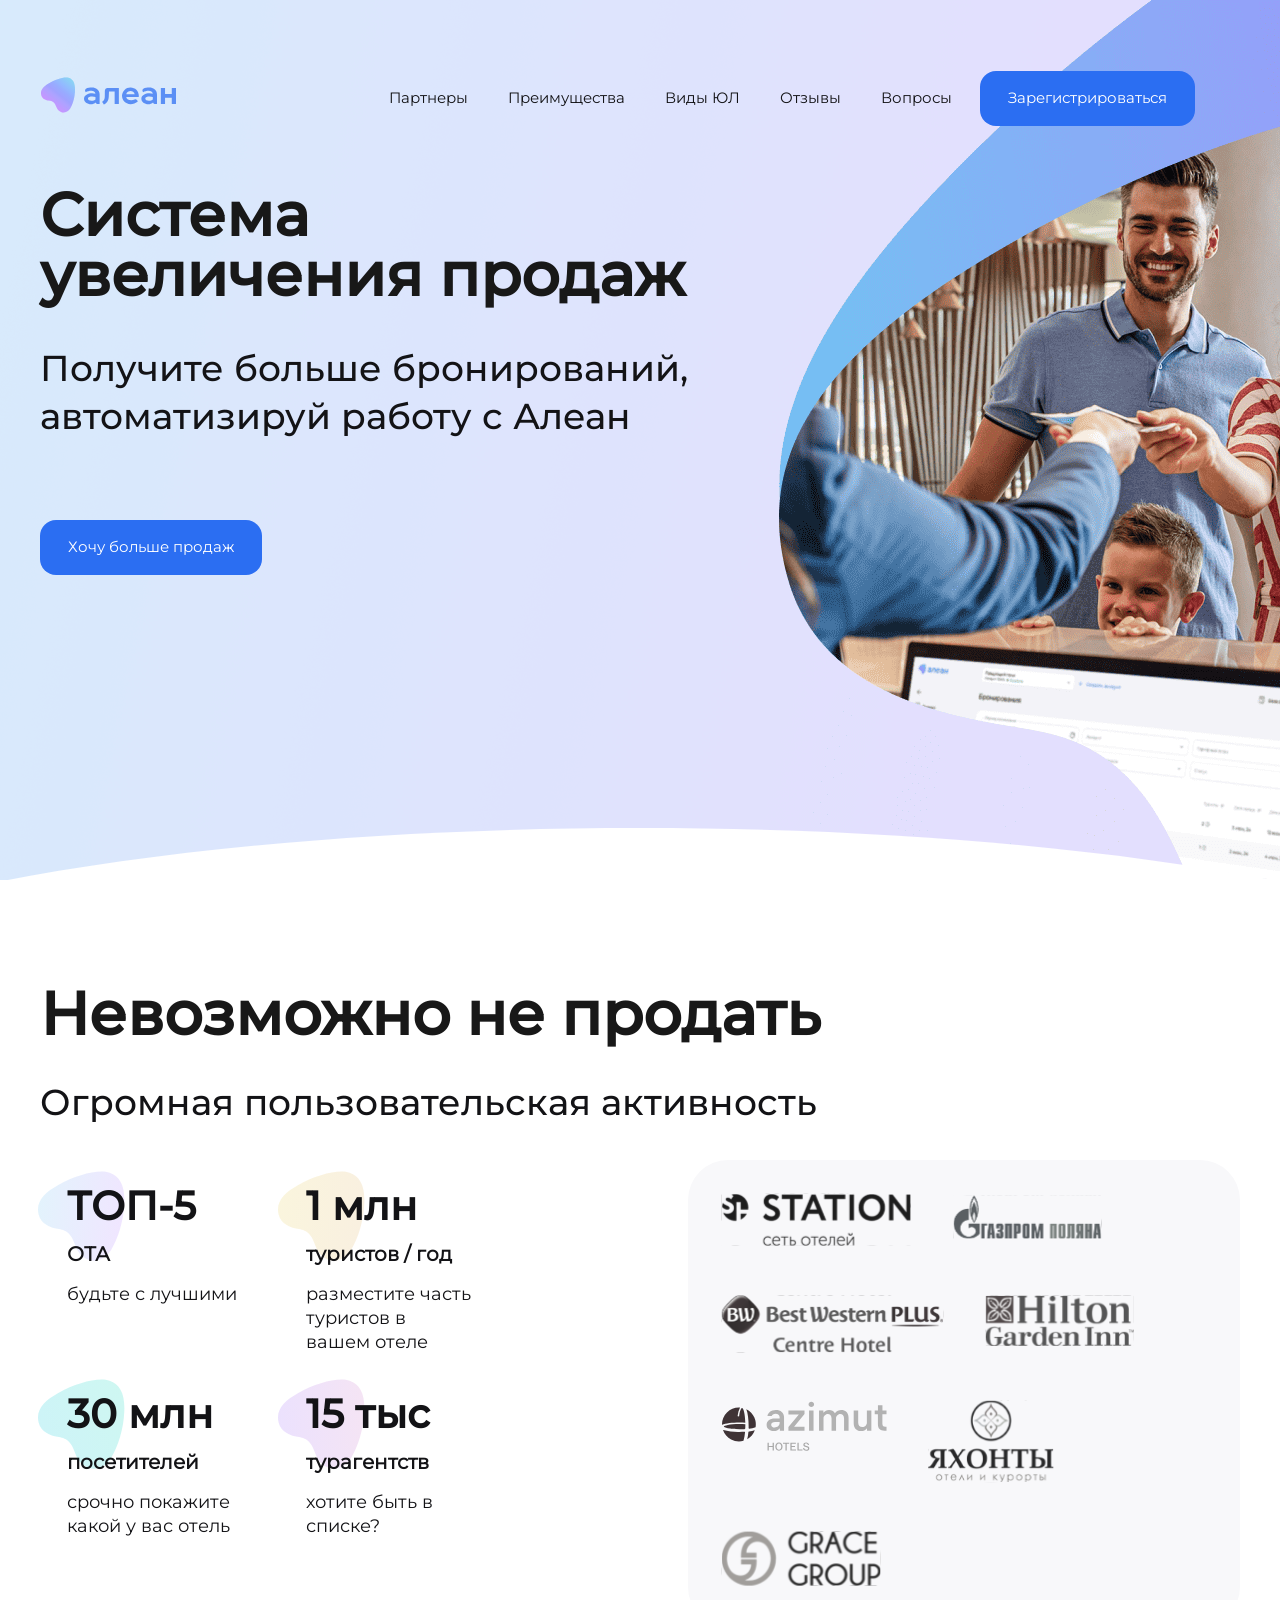
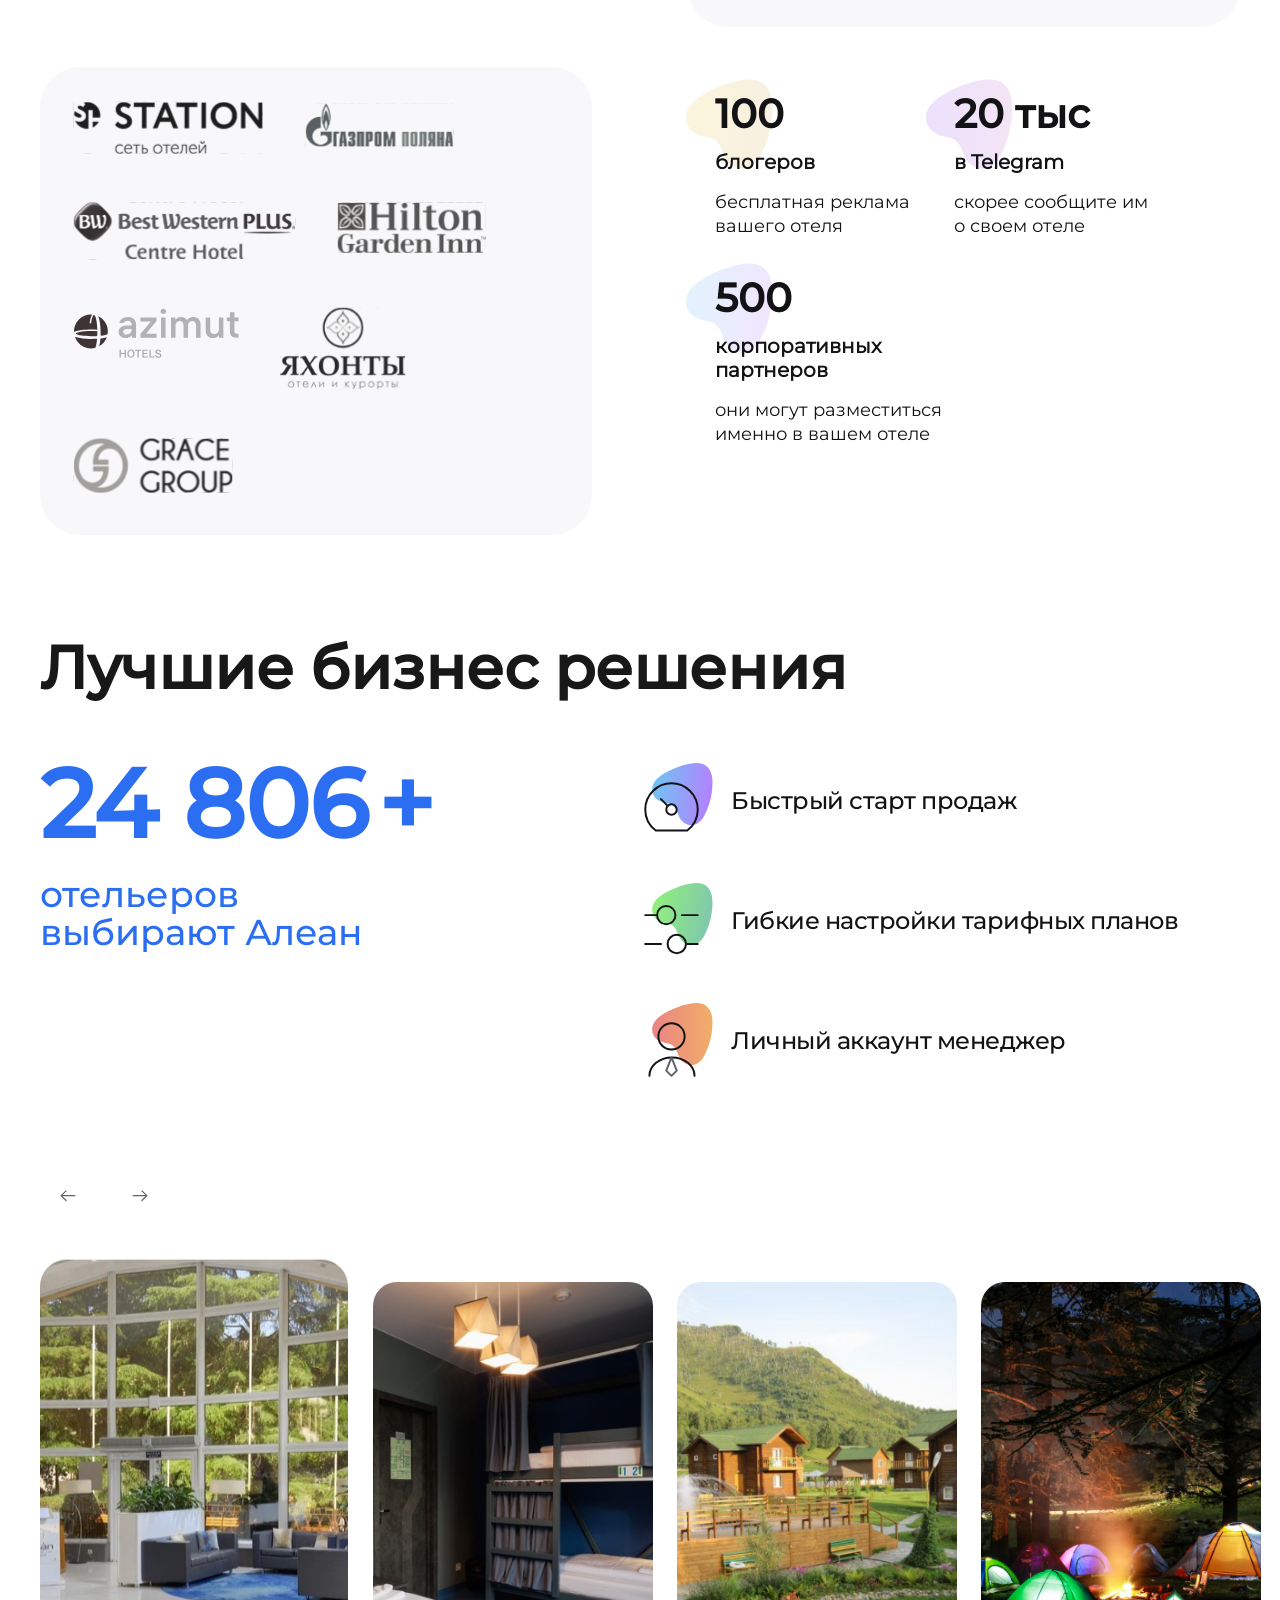
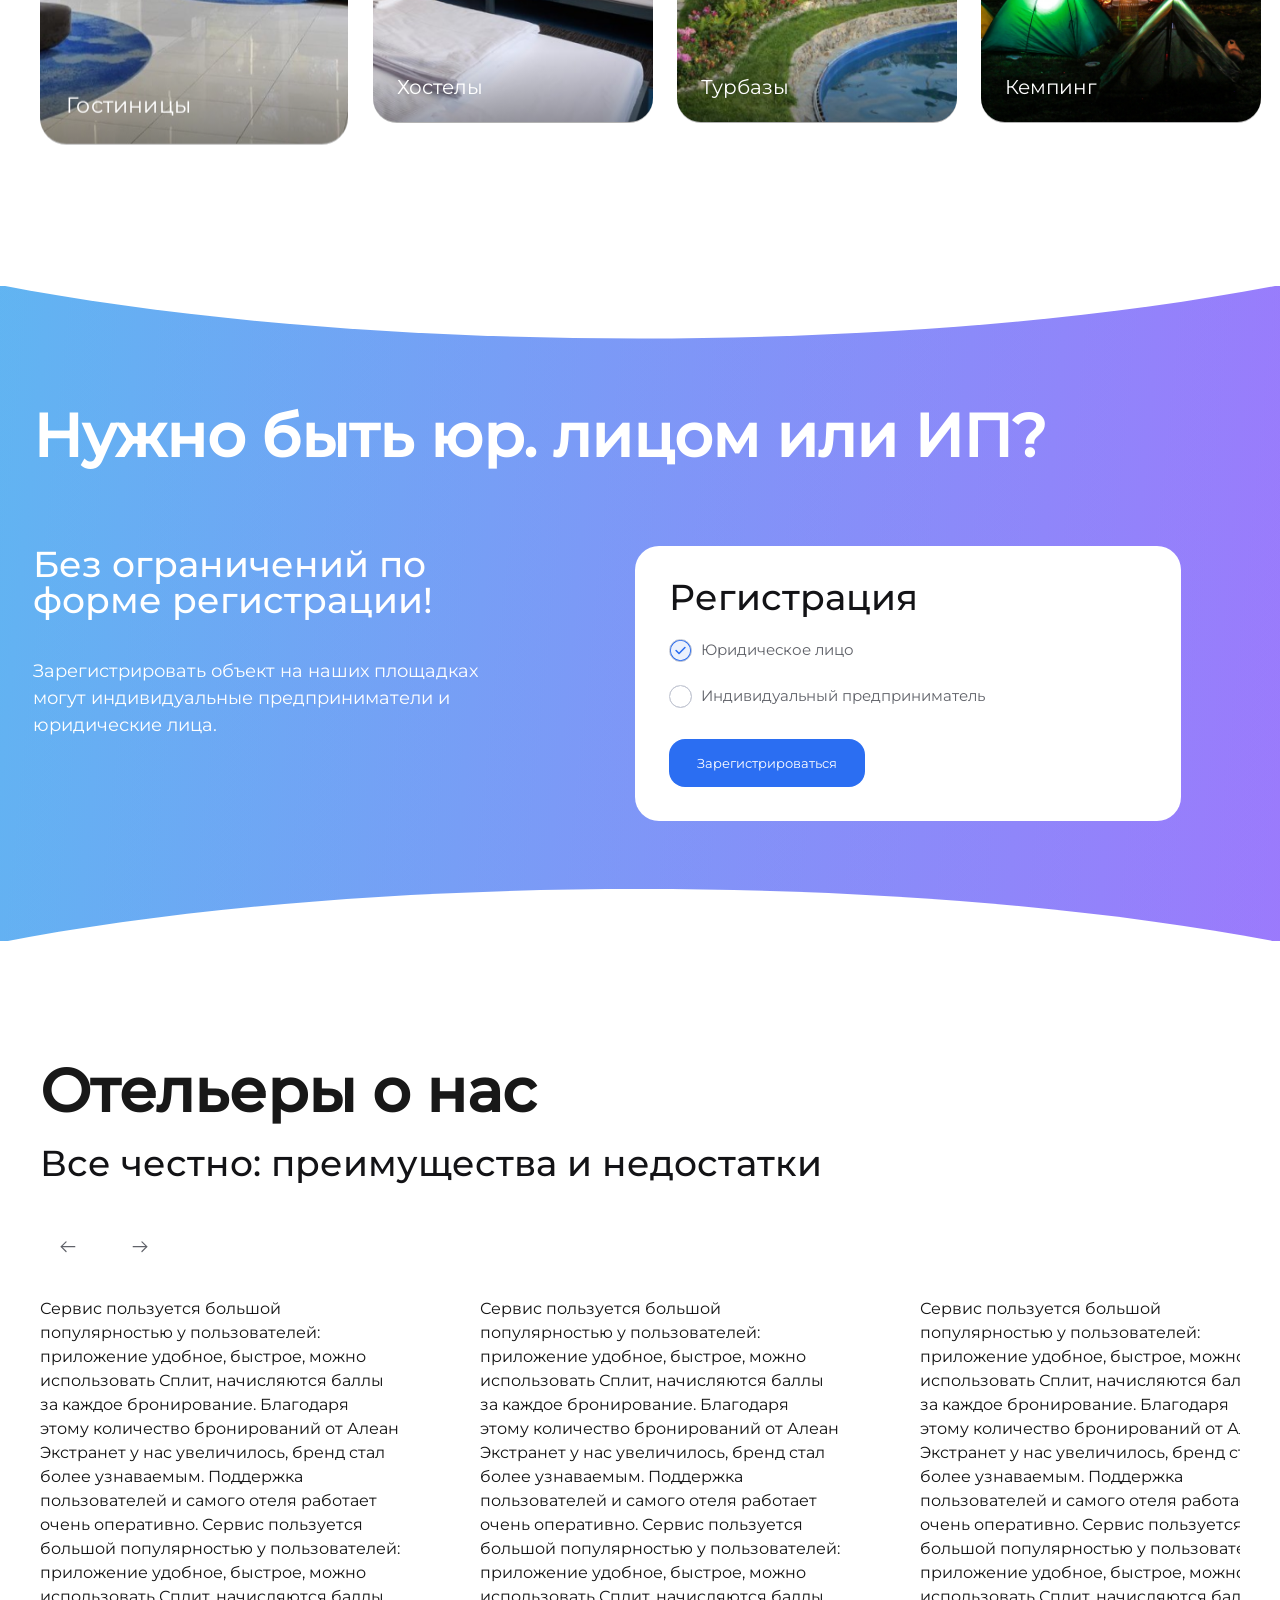
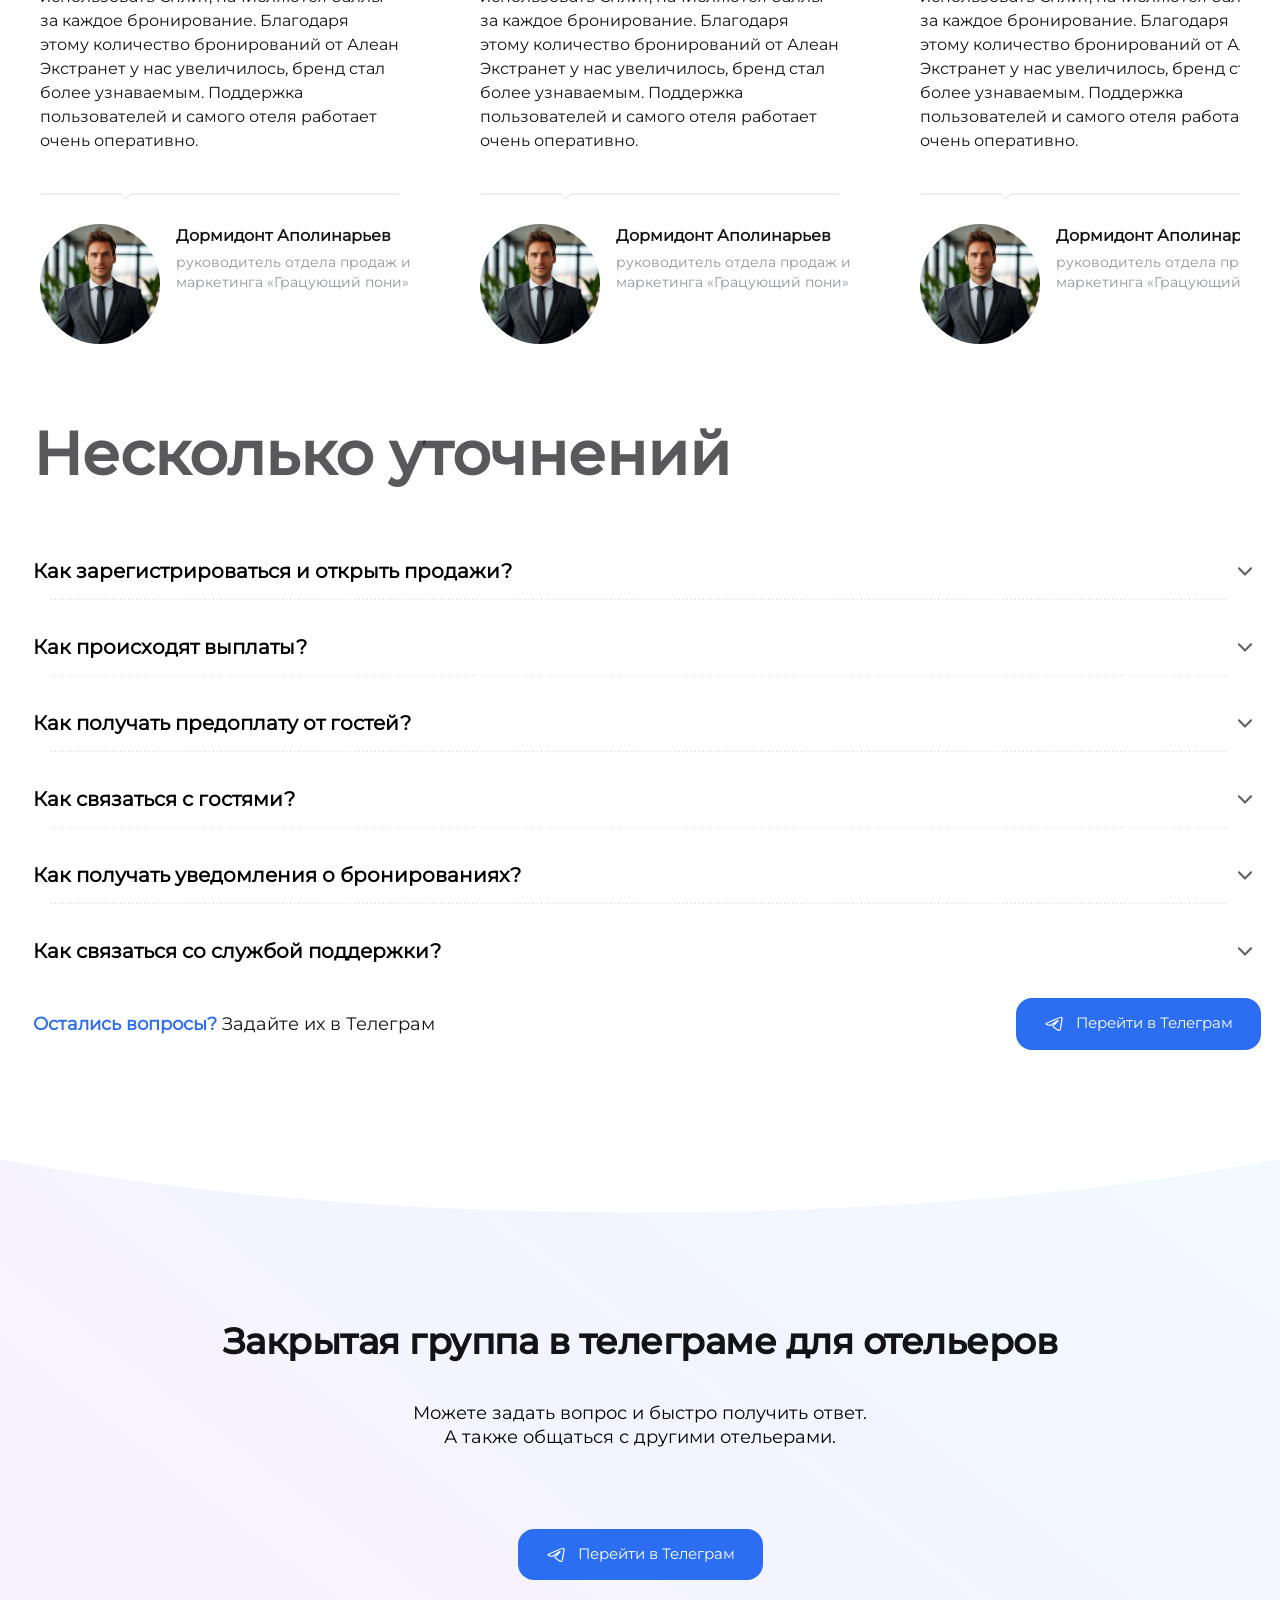
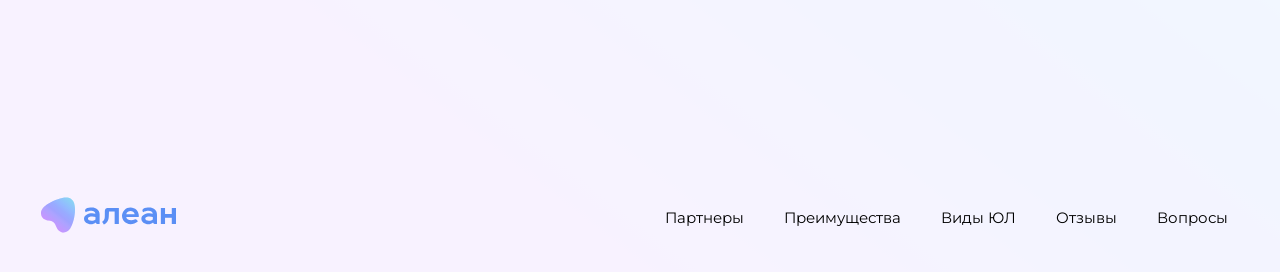
<file: index.html>
<!DOCTYPE html>
<html lang="ru">
  <head>
    <meta charset="UTF-8" >
    <meta name="viewport" content="width=device-width, initial-scale=1.0" >
    <title>
      Экстранет Алеан - Продать номер стало еще проще. В ТОПе OTA продаж
    </title>
    <meta
      name="description"
      content="Добавьте свой отель на Alean и привлеките больше туристов! Вы будете на сайте, в сети турагентств и корпоративных гостей."
    >
    <base href="/" >
    <link
      rel="preload"
      as="image"
      href="./assets/images/backgrounds/bg-360.webp"
      media="(max-width: 359px)"
    >
    <link
      rel="preload"
      as="image"
      href="./assets/images/backgrounds/bg-900.webp"
      media="(min-width: 360px) and (max-width: 899px)"
    >
    <link
      rel="preload"
      as="image"
      href="./assets/images/backgrounds/bg.webp"
      media="(min-width: 900px)"
    >

    <link rel="preload" as="style" href="./assets/css/style.css" >
    <link rel="modulepreload" as="script" href="./assets/js/slider.js" >
    <link rel="modulepreload" as="script" href="./assets/js/scroll.js" >

    <link rel="canonical" href="https://extranet.alean.ru/" >
    <link rel="publisher" href="https://extranet.alean.ru" >
    <meta name="author" content="ООО Алеан" >
    <meta name="copyright" content="ООО Алеан" >
    <meta name="robots" content="index follow" >
    <meta name="yandex" content="noyaca noarchive all" >
    <meta
      property="og:title"
      content="Продать номер стало еще проще. В ТОПе OTA продаж "
    >
    <meta
      property="og:description"
      content="Добавьте свой отель на Alean и привлеките больше туристов!"
    >
    <meta property="og:url" content="https://extranet.alean.ru" >
    <meta property="og:type" content="website" >
    <meta property="og:site_name" content="Эстранет Алеан" >
    <meta property="og:image" content="./assets/images/banner__promo.png" >
    <meta property="og:image:width" content="1200" >
    <meta property="og:image:height" content="630" >
    <meta
      property="og:image:alt"
      content="Добавьте свой отель на Alean и привлеките больше туристов!"
    >
    <!-- URL_изображения_1200x630 -->
    <meta property="og:image" content="./assets/images/banner__promo.png" >
    <meta property="og:image:width" content="600" >
    <meta property="og:image:height" content="315" >
    <meta
      property="og:image:alt"
      content="Добавьте свой отель на Alean и привлеките больше туристов!"
    >
    <!-- URL_изображения_600x315 -->
    <meta property="og:image" content="./assets/images/banner__promo.png" >
    <meta property="og:image:width" content="1200" >
    <meta property="og:image:height" content="1200" >
    <meta
      property="og:image:alt"
      content="Добавьте свой отель на Alean и привлеките больше туристов!"
    >
    <!-- URL_изображения_1200x1200 -->
    <meta property="og:image" content="./assets/images/banner__promo.png" >
    <meta property="og:image:width" content="900" >
    <meta property="og:image:height" content="600" >
    <meta
      property="og:image:alt"
      content="Добавьте свой отель на Alean и привлеките больше туристов!"
    >
    <!-- URL_изображения_900x600 -->
    <meta property="og:image" content="./assets/images/banner__promo.png" >
    <meta property="og:image:width" content="1200" >
    <meta property="og:image:height" content="900" >
    <meta
      property="og:image:alt"
      content="Добавьте свой отель на Alean и привлеките больше туристов!"
    >
    <!-- URL_изображения_1200x900 -->
    <meta property="og:locale" content="ru_RU" >
    <!--  -->
    <link
      rel="shortcut icon"
      href="./assets/images/favicon/favicon.ico"
      type="image/x-icon"
    >
    <link
      rel="apple-touch-icon"
      sizes="57x57"
      href="./assets/images/favicon/apple-touch-icon-57x57.png"
    >
    <link
      rel="apple-touch-icon"
      sizes="72x72"
      href="./assets/images/favicon/apple-touch-icon-72x72.png"
    >
    <link
      rel="apple-touch-icon"
      sizes="76x76"
      href="./assets/images/favicon/apple-touch-icon-76x76.png"
    >
    <link
      rel="apple-touch-icon"
      sizes="114x114"
      href="./assets/images/favicon/apple-touch-icon-114x114.png"
    >
    <link
      rel="apple-touch-icon"
      sizes="120x120"
      href="./assets/images/favicon/apple-touch-icon-120x120.png"
    >
    <link
      rel="apple-touch-icon"
      sizes="144x144"
      href="./assets/images/favicon/apple-touch-icon-144x144.png"
    >
    <link
      rel="apple-touch-icon"
      sizes="152x152"
      href="./assets/images/favicon/apple-touch-icon-152x152.png"
    >
    <link
      rel="apple-touch-icon"
      sizes="180x180"
      href="./assets/images/favicon/apple-touch-icon-180x180.png"
    >
    <link
      rel="mask-icon"
      href="./assets/images/favicon/safari-pinned-tab.svg"
      color="#769edb"
    >
    <link
      rel="icon"
      type="image/png"
      sizes="16x16"
      href="./assets/images/favicon/favicon-16x16.png"
    >
    <link
      rel="icon"
      type="image/png"
      sizes="32x32"
      href="./assets/images/favicon/favicon-32x32.png"
    >
    <link
      rel="icon"
      type="image/png"
      sizes="96x96"
      href="./assets/images/favicon/favicon-96x96.png"
    >
    <link
      rel="icon"
      type="image/png"
      sizes="192x192"
      href="./assets/images/favicon/android-icon-192x192.png"
    >
    <meta name="msapplication-TileColor" content="#ffffff" >
    <meta
      name="msapplication-TileImage"
      content="./assets/images/favicon/mstile-144x144.png"
    >
    <meta name="format-detection" content="telephone=no">
    <meta name="format-detection" content="email=no">
    <meta name="theme-color" content="#ffffff" >
    <link rel="stylesheet" href="./assets/css/style.css" >
    <link rel="stylesheet" href="./assets/css/animate.css" >
    <script src="./assets/js/animated.js"></script>
  </head>

  <body>
    <header class="header" id="header">
      <!-- noindex -->
      <a
        href="https://www.alean.ru/"
        class="header__logo logo"
        itemscope
        itemtype="http://schema.org/ImageObject"
        rel="nofollow noopener noreferrer"
        target="_blank"
      >
        <img
          decoding="async"
          loading="lazy"
          src="./assets/images/logos/alean.svg"
          class="logo__image"
          alt="Национальный туроператор Алеан"
          itemprop="contentUrl"
        >
        <meta
          content="Логотип национального туроператора Алеан"
          itemprop="name"
        >
        <meta
          content="Экстранет Алеан - Продать номер стало еще проще. В ТОПе OTA продаж"
          itemprop="description"
        >
      </a>
      <!-- /noindex -->
      <div class="header__menu menu">
        <div class="menu__icon">
          <span class="menu__icon--line"></span>
          <span class="menu__icon--line"></span>
          <span class="menu__icon--line"></span>
        </div>
        <nav class="menu__body">
          <ul
            class="menu__list"
            itemscope
            itemtype="http://www.schema.org/SiteNavigationElement"
          >
            <li class="menu__item" itemprop="name">
              <a href="#partners" class="menu__link" itemprop="url">Партнеры</a>
            </li>
            <li class="menu__item" itemprop="name">
              <a href="#advantages" class="menu__link" itemprop="url"
                >Преимущества</a
              >
            </li>
            <li class="menu__item" itemprop="name">
              <a href="#types-legal-entities" class="menu__link" itemprop="url"
                >Виды ЮЛ</a
              >
            </li>
            <li class="menu__item" itemprop="name">
              <a href="#reviews" class="menu__link" itemprop="url">Отзывы</a>
            </li>
            <li class="menu__item" itemprop="name">
              <a href="#questions" class="menu__link" itemprop="url">Вопросы</a>
            </li>
          </ul>
        </nav>
      </div>
      <!-- noindex -->
      <a
        href="https://extranet.alean.ru/"
        class="header__button button button--primary"
        rel="nofollow noopener noreferrer"
        target="_blank"
      >
        <span class="button__text"> Зарегистрироваться </span>
      </a>
      <!-- /noindex -->
    </header>
    <main>
      <div class="promo" itemscope itemtype="http://schema.org/WPHeader">
        <div class="promo__wrapper">
          <div class="promo__text">
            <h1 class="h1 promo__title fadeInUp animated" itemprop="name">
              Система<br >увеличения продаж
            </h1>
            <p
              class="h2 promo__description fadeInUp animated"
              itemprop="description"
            >
              Получите больше бронирований, автоматизируй работу с Алеан
            </p>
            <a
              href="https://extranet.alean.ru/"
              class="promo__button button button--primary slideInUp animated"
              target="_blank"
              rel="nofollow noopener noreferrer"
            >
              <span class="button__text"> Хочу больше продаж </span>
            </a>
          </div>
        </div>
        <span class="mask--ellipse-bottom"></span>
      </div>
      <section id="partners" class="partners">
        <h2 class="h1 partners__heading">Невозможно не продать</h2>
        <p class="h2 partners__subtitle">
          Огромная пользовательская активность
        </p>
        <div class="partners__benefits benefits">
          <div class="benefits__item">
            <b class="h3 benefits__title">ТОП-5</b>
            <span class="benefits__subtitle">ОТА</span>
            <div class="benefits__description">будьте с лучшими</div>
            <img
              decoding="async"
              loading="lazy"
              src="./assets/images/icons/alean-gray.svg"
              alt="Иконка Alean (серый)"
              class="benefits__icon animated slideFade"
              data-animated-delay="0.1"
            >
          </div>
          <div class="benefits__item">
            <b class="h3 benefits__title">1 млн</b>
            <span class="benefits__subtitle">туристов / год</span>
            <div class="benefits__description">
              разместите часть <br class="transfer" >туристов в вашем отеле
            </div>
            <img
              decoding="async"
              loading="lazy"
              src="./assets/images/icons/alean-orange.svg"
              alt="Иконка Alean (оранжевый)"
              class="benefits__icon animated slideFade"
              data-animated-delay="3"
            >
          </div>
          <div class="benefits__item">
            <b class="h3 benefits__title">30 млн</b>
            <span class="benefits__subtitle">посетителей</span>
            <div class="benefits__description">
              срочно покажите какой у вас отель
            </div>
            <img
              decoding="async"
              loading="lazy"
              src="./assets/images/icons/alean-blue.svg"
              alt="Иконка Alean (синий)"
              class="benefits__icon animated slideFade"
              data-animated-delay="5"
            >
          </div>
          <div class="benefits__item">
            <b class="h3 benefits__title">15 тыс</b>
            <span class="benefits__subtitle">турагентств</span>
            <div class="benefits__description">хотите быть в списке?</div>
            <img
              decoding="async"
              loading="lazy"
              src="./assets/images/icons/alean-pink.svg"
              alt="Иконка Alean (розовый)"
              class="benefits__icon animated slideFade"
              data-animated-delay="5"
            >
          </div>
        </div>
        <div class="partners__members members">
          <div class="members__item">
            <img
              decoding="async"
              loading="lazy"
              src="./assets/images/logos/station.svg"
              alt="Логотип Station"
              class="members__logo"
            >
          </div>
          <div class="members__item">
            <img
              decoding="async"
              loading="lazy"
              src="./assets/images/logos/gazprom-polyana.svg"
              alt="Логотип Gazprom Polyana"
              class="members__logo"
            >
          </div>
          <div class="members__item">
            <img
              decoding="async"
              loading="lazy"
              src="./assets/images/logos/best-western-plus.svg"
              alt="Логотип Best Western Plus"
              class="members__logo"
            >
          </div>
          <div class="members__item">
            <img
              decoding="async"
              loading="lazy"
              src="./assets/images/logos/hilton.svg"
              alt="Логотип Hilton"
              class="members__logo"
            >
          </div>
          <div class="members__item">
            <img
              decoding="async"
              loading="lazy"
              src="./assets/images/logos/azimut.svg"
              alt="Логотип Azimut"
              class="members__logo"
            >
          </div>
          <div class="members__item">
            <img
              decoding="async"
              loading="lazy"
              src="./assets/images/logos/yahonty.svg"
              alt="Логотип Yahonty"
              class="members__logo"
            >
          </div>
          <div class="members__item">
            <img
              decoding="async"
              loading="lazy"
              src="./assets/images/logos/grace-group.svg"
              alt="Логотип Grace Group"
              class="members__logo"
            >
          </div>
        </div>
        <div class="partners__members members">
          <div class="members__item">
            <img
              decoding="async"
              loading="lazy"
              src="./assets/images/logos/station.svg"
              alt="Логотип Station"
              class="members__logo"
            >
          </div>
          <div class="members__item">
            <img
              decoding="async"
              loading="lazy"
              src="./assets/images/logos/gazprom-polyana.svg"
              alt="Логотип Gazprom Polyana"
              class="members__logo"
            >
          </div>
          <div class="members__item">
            <img
              decoding="async"
              loading="lazy"
              src="./assets/images/logos/best-western-plus.svg"
              alt="Логотип Best Western Plus"
              class="members__logo"
            >
          </div>
          <div class="members__item">
            <img
              decoding="async"
              loading="lazy"
              src="./assets/images/logos/hilton.svg"
              alt="Логотип Hilton"
              class="members__logo"
            >
          </div>
          <div class="members__item">
            <img
              decoding="async"
              loading="lazy"
              src="./assets/images/logos/azimut.svg"
              alt="Логотип Azimut"
              class="members__logo"
            >
          </div>
          <div class="members__item">
            <img
              decoding="async"
              loading="lazy"
              src="./assets/images/logos/yahonty.svg"
              alt="Логотип Yahonty"
              class="members__logo"
            >
          </div>
          <div class="members__item">
            <img
              decoding="async"
              loading="lazy"
              src="./assets/images/logos/grace-group.svg"
              alt="Логотип Grace Group"
              class="members__logo"
            >
          </div>
        </div>
        <div class="partners__benefits benefits">
          <div class="benefits__item">
            <b class="h3 benefits__title">100</b>
            <span class="benefits__subtitle">блогеров</span>
            <div class="benefits__description">
              бесплатная реклама вашего отеля
            </div>
            <img
              decoding="async"
              loading="lazy"
              src="./assets/images/icons/alean-orange.svg"
              alt="Иконка Alean (оранжевый)"
              class="benefits__icon animated slideFade"
            >
          </div>
          <div class="benefits__item">
            <b class="h3 benefits__title">20 тыс</b>
            <span class="benefits__subtitle">в Telegram</span>
            <div class="benefits__description">
              скорее сообщите им о своем отеле
            </div>
            <img
              decoding="async"
              loading="lazy"
              src="./assets/images/icons/alean-pink.svg"
              alt="Иконка Alean (розовый)"
              class="benefits__icon animated slideFade"
            >
          </div>
          <div class="benefits__item benefits__item--wide">
            <b class="h3 benefits__title">500</b>
            <span class="benefits__subtitle">корпоративных партнеров</span>
            <div class="benefits__description">
              они могут разместиться именно в вашем отеле
            </div>
            <img
              decoding="async"
              loading="lazy"
              src="./assets/images/icons/alean-gray.svg"
              alt="Иконка Alean (серый)"
              class="benefits__icon animated slideFade"
            >
          </div>
        </div>
      </section>
      <section id="advantages" class="advantages">
        <div class="advantages__wrapper">
          <h2 class="h1 advantages__title">Лучшие бизнес решения</h2>
          <div class="advantages__count-members count-members">
            <div class="count-members__wrapper">
              <b class="count-members__counter" id="counter">0</b>
              <b
                class="count-members__plus animated rotateInDownLeft"
                data-animated-delay="1.9s"
              >
                +
              </b>
            </div>
            <span class="h2 count-members__text">
              отельеров<br >выбирают Алеан
            </span>
          </div>
          <div class="advantages__list">
            <div class="advantages__item">
              <div class="advantages__image">
                <img
                  decoding="async"
                  loading="lazy"
                  src="./assets/images/icons/alean-violet.svg"
                  alt="Быстрый старт продаж"
                  class="advantages__background animated slideFade"
                >
                <img
                  decoding="async"
                  loading="lazy"
                  src="./assets/images/icons/speed.svg"
                  alt="Быстрый старт продаж"
                  class="advantages__icon animated fadeIn"
                >
              </div>
              <div class="h4 advantages__text">Быстрый старт продаж</div>
            </div>
            <div class="advantages__item">
              <div class="advantages__image">
                <img
                  decoding="async"
                  loading="lazy"
                  src="./assets/images/icons/options.svg"
                  alt="Быстрый старт продаж"
                  class="advantages__icon"
                >
                <img
                  decoding="async"
                  loading="lazy"
                  src="./assets/images/icons/alean-green.svg"
                  alt="Быстрый старт продаж"
                  class="advantages__background animated slideFade"
                >
              </div>
              <div class="h4 advantages__text">
                Гибкие настройки тарифных планов
              </div>
            </div>
            <div class="advantages__item">
              <div class="advantages__image">
                <img
                  decoding="async"
                  loading="lazy"
                  src="./assets/images/icons/manager.svg"
                  alt="Быстрый старт продаж"
                  class="advantages__icon"
                >
                <img
                  decoding="async"
                  loading="lazy"
                  src="./assets/images/icons/alean-pink-peach.svg"
                  alt="Быстрый старт продаж"
                  class="advantages__background animated slideFade"
                >
              </div>
              <div class="h4 advantages__text">Личный аккаунт менеджер</div>
            </div>
          </div>
        </div>
        <div
          class="container"
          itemscope
          itemtype="http://schema.org/ImageGallery"
        >
          <div
            class="slider slider--placement-options"
            data-slider="slider"
            data-loop="true"
            data-scale="true"
            data-autoplay="true"
          >
            <div class="slider__navigation">
              <button
                class="button button--slider slider__button-prev"
                aria-label="Предыдущий слайд"
              >
                <img
                  decoding="async"
                  loading="lazy"
                  src="./assets/images/icons/arrow-left.svg"
                  alt=""
                  class="button__icon"
                >
              </button>
              <button
                class="button button--slider slider__button-next"
                aria-label="Следующий слайд"
              >
                <img
                  decoding="async"
                  loading="lazy"
                  src="./assets/images/icons/arrow-right.svg"
                  alt=""
                  class="button__icon"
                >
              </button>
            </div>
            <div class="slider__wrapper">
              <div class="slider__items">
                <div
                  class="slider__item"
                  itemprop="image"
                  itemscope
                  itemtype="http://schema.org/ImageObject"
                >
                  <div class="slider__image">
                    <img
                      decoding="async"
                      src="./assets/images/hotels.webp"
                      alt="Гостиницы"
                      class="slider__image-link"
                      itemprop="contentUrl"
                    >
                  </div>
                  <div
                    class="slider__text placement-options__slider-text"
                    itemprop="caption"
                  >
                    Гостиницы
                  </div>
                </div>
                <div
                  class="slider__item"
                  itemprop="image"
                  itemscope
                  itemtype="http://schema.org/ImageObject"
                >
                  <div class="slider__image">
                    <img
                      decoding="async"
                      src="./assets/images/hostels.webp"
                      alt="Хостелы"
                      class="slider__image-link"
                      itemprop="contentUrl"
                    >
                  </div>
                  <div
                    class="slider__text placement-options__slider-text"
                    itemprop="caption"
                  >
                    Хостелы
                  </div>
                </div>
                <div
                  class="slider__item"
                  itemprop="image"
                  itemscope
                  itemtype="http://schema.org/ImageObject"
                >
                  <div class="slider__image">
                    <img
                      decoding="async"
                      src="./assets/images/camp-sites.webp"
                      alt="Турбазы"
                      class="slider__image-link"
                      itemprop="contentUrl"
                    >
                  </div>
                  <div
                    class="slider__text placement-options__slider-text"
                    itemprop="caption"
                  >
                    Турбазы
                  </div>
                </div>
                <div
                  class="slider__item"
                  itemprop="image"
                  itemscope
                  itemtype="http://schema.org/ImageObject"
                >
                  <div class="slider__image">
                    <img
                      decoding="async"
                      src="./assets/images/camping.webp"
                      alt="Кемпинги"
                      class="slider__image-link"
                      itemprop="contentUrl"
                    >
                  </div>
                  <div
                    class="slider__text placement-options__slider-text"
                    itemprop="caption"
                  >
                    Кемпинг
                  </div>
                </div>
                <div
                  class="slider__item"
                  itemprop="image"
                  itemscope
                  itemtype="http://schema.org/ImageObject"
                >
                  <div class="slider__image">
                    <img
                      decoding="async"
                      src="./assets/images/sanatorium.webp"
                      alt="Санатории"
                      class="slider__image-link"
                      itemprop="contentUrl"
                    >
                  </div>
                  <div
                    class="slider__text placement-options__slider-text"
                    itemprop="caption"
                  >
                    Санаторий
                  </div>
                </div>
                <div
                  class="slider__item"
                  itemprop="image"
                  itemscope
                  itemtype="http://schema.org/ImageObject"
                >
                  <div class="slider__image">
                    <img
                      decoding="async"
                      src="./assets/images/guest-houses.webp"
                      alt="Гостевые дома"
                      class="slider__image-link"
                      itemprop="contentUrl"
                    >
                  </div>
                  <div
                    class="slider__text placement-options__slider-text"
                    itemprop="caption"
                  >
                    Гостевые дома
                  </div>
                </div>
                <div
                  class="slider__item"
                  itemprop="image"
                  itemscope
                  itemtype="http://schema.org/ImageObject"
                >
                  <div class="slider__image">
                    <img
                      decoding="async"
                      src="./assets/images/cottages.webp"
                      alt="Коттеджи"
                      class="slider__image-link"
                      itemprop="contentUrl"
                    >
                  </div>
                  <div
                    class="slider__text placement-options__slider-text"
                    itemprop="caption"
                  >
                    Коттеджи
                  </div>
                </div>
              </div>
            </div>
          </div>
        </div>
      </section>
      <section class="types-legal-entities" id="types-legal-entities">
        <span class="mask--ellipse-top"></span>
        <div class="types-legal-entities__wrapper">
          <h2 class="h1 types-legal-entities__title">
            Нужно быть юр. лицом или ИП?
          </h2>
          <aside class="types-legal-entities__promo">
            <p class="h2 types-legal-entities__subtitle">
              Без ограничений по форме регистрации!
            </p>
            <p class="types-legal-entities__description">
              Зарегистрировать объект на наших площадках могут индивидуальные
              предприниматели и юридические лица.
            </p>
          </aside>
          <aside
            class="types-legal-entities__choice-tariff choice-tariff"
            data-radio-group="tariff"
          >
            <h4 class="h2 choice-tariff__title">Регистрация</h4>
            <form class="choice-tariff__form">
              <div class="radio">
                <label class="radio__label">
                  <input
                    checked
                    type="radio"
                    name="options"
                    class="radio__input"
                    data-radio-option
                    value="utm_campaign=%D0%BE%D0%B1%D1%89%D0%B8%D0%B9+%D1%82%D1%80%D0%B0%D1%84%D0%B8%D0%BA+%D1%8E%D1%80.+%D0%BB%D0%B8%D1%86%D0%BE&utm_content=%D1%8E%D1%80.+%D0%BB%D0%B8%D1%86%D0%BE"
                  >
                  <span class="radio__text">Юридическое лицо</span>
                </label>
              </div>
              <div class="radio">
                <label class="radio__label">
                  <input
                    type="radio"
                    name="options"
                    class="radio__input"
                    data-radio-option
                    value="utm_campaign=%D0%BE%D0%B1%D1%89%D0%B8%D0%B9+%D1%82%D1%80%D0%B0%D1%84%D0%B8%D0%BA+%D0%B8%D0%BF&utm_content=%D0%B8%D0%BF"
                  >
                  <span class="radio__text"
                    >Индивидуальный предприниматель</span
                  >
                </label>
              </div>
            </form>
            <button
              type="button"
              class="choice-tariff__button button button--primary pulse"
              data-submit-button
            >
              <span class="button__text">Зарегистрироваться</span>
            </button>
          </aside>
        </div>
        <span class="mask--ellipse-bottom"></span>
      </section>
      <section id="reviews" class="reviews">
        <h2 class="h1 reviews__title">Отельеры о нас</h2>
        <p class="h2 reviews__subtitle">
          Все честно: преимущества и недостатки
        </p>
        <div class="container">
          <div
            class="slider slider--reviews"
            data-slider="slider"
            data-loop="true"
          >
            <div class="slider__navigation">
              <button
                class="button button--slider slider__button-prev"
                aria-label="Предыдущий слайд"
              >
                <img
                  decoding="async"
                  loading="lazy"
                  src="./assets/images/icons/arrow-left.svg"
                  alt=""
                  class="button__icon"
                >
              </button>
              <button
                class="button button--slider slider__button-next"
                aria-label="Следующий слайд"
              >
                <img
                  decoding="async"
                  loading="lazy"
                  src="./assets/images/icons/arrow-right.svg"
                  alt=""
                  class="button__icon"
                >
              </button>
            </div>
            <div
              class="slider__wrapper"
              itemscope
              itemtype="http://schema.org/UserComments"
            >
              <div class="slider__items">
                <div class="slider__item">
                  <div class="reviews__content">
                    <p class="reviews__text" itemprop="commentText">
                      Сервис пользуется большой популярностью у пользователей:
                      приложение удобное, быстрое, можно использовать Сплит,
                      начисляются баллы за каждое бронирование. Благодаря этому
                      количество бронирований от Алеан Экстранет у нас
                      увеличилось, бренд стал более узнаваемым. Поддержка
                      пользователей и самого отеля работает очень оперативно.
                      Сервис пользуется большой популярностью у пользователей:
                      приложение удобное, быстрое, можно использовать Сплит,
                      начисляются баллы за каждое бронирование. Благодаря этому
                      количество бронирований от Алеан Экстранет у нас
                      увеличилось, бренд стал более узнаваемым. Поддержка
                      пользователей и самого отеля работает очень оперативно.
                    </p>
                    <meta content="01-12-2024" itemprop="commentTime" >
                    <span class="mask--divider"></span>
                    <div class="reviews__author">
                      <img
                        decoding="async"
                        loading="lazy"
                        src="./assets/images/author-image2.jpeg"
                        alt=""
                        class="reviews__author-image"
                      >
                      <div
                        class="reviews__author-text"
                        itemprop="creator"
                        itemscope=""
                        itemtype="http://schema.org/Person"
                      >
                        <b class="reviews__author-name" itemprop="name">
                          Дормидонт Аполинарьев
                        </b>
                        <span class="reviews__author-description">
                          руководитель отдела продаж и маркетинга «Грацующий
                          пони»
                        </span>
                      </div>
                    </div>
                  </div>
                </div>
                <div class="slider__item">
                  <div class="reviews__content">
                    <p class="reviews__text" itemprop="commentText">
                      Сервис пользуется большой популярностью у пользователей:
                      приложение удобное, быстрое, можно использовать Сплит,
                      начисляются баллы за каждое бронирование. Благодаря этому
                      количество бронирований от Алеан Экстранет у нас
                      увеличилось, бренд стал более узнаваемым. Поддержка
                      пользователей и самого отеля работает очень оперативно.
                      Сервис пользуется большой популярностью у пользователей:
                      приложение удобное, быстрое, можно использовать Сплит,
                      начисляются баллы за каждое бронирование. Благодаря этому
                      количество бронирований от Алеан Экстранет у нас
                      увеличилось, бренд стал более узнаваемым. Поддержка
                      пользователей и самого отеля работает очень оперативно.
                    </p>
                    <!-- <button id="openModal1" class="button button--reviews-video"> <img decoding="async" loading="lazy" src="./assets/images/icons/video-square.svg" alt="посмотреть видео-отзыв" class="button__icon"> <span class="button__text"> Видео-отзыв </span> </button> -->
                    <meta content="01-12-2024" itemprop="commentTime" >
                    <span class="mask--divider"></span>
                    <div class="reviews__author">
                      <img
                        decoding="async"
                        loading="lazy"
                        src="./assets/images/author-image2.jpeg"
                        alt=""
                        class="reviews__author-image"
                      >
                      <div
                        class="reviews__author-text"
                        itemprop="creator"
                        itemscope=""
                        itemtype="http://schema.org/Person"
                      >
                        <b class="reviews__author-name" itemprop="name">
                          Дормидонт Аполинарьев
                        </b>
                        <span class="reviews__author-description">
                          руководитель отдела продаж и маркетинга «Грацующий
                          пони»
                        </span>
                      </div>
                    </div>
                  </div>
                </div>
                <div class="slider__item">
                  <div class="reviews__content">
                    <p class="reviews__text" itemprop="commentText">
                      Сервис пользуется большой популярностью у пользователей:
                      приложение удобное, быстрое, можно использовать Сплит,
                      начисляются баллы за каждое бронирование. Благодаря этому
                      количество бронирований от Алеан Экстранет у нас
                      увеличилось, бренд стал более узнаваемым. Поддержка
                      пользователей и самого отеля работает очень оперативно.
                      Сервис пользуется большой популярностью у пользователей:
                      приложение удобное, быстрое, можно использовать Сплит,
                      начисляются баллы за каждое бронирование. Благодаря этому
                      количество бронирований от Алеан Экстранет у нас
                      увеличилось, бренд стал более узнаваемым. Поддержка
                      пользователей и самого отеля работает очень оперативно.
                    </p>
                    <meta content="01-12-2024" itemprop="commentTime" >
                    <span class="mask--divider"></span>
                    <div class="reviews__author">
                      <img
                        decoding="async"
                        loading="lazy"
                        src="./assets/images/author-image2.jpeg"
                        alt=""
                        class="reviews__author-image"
                      >
                      <div
                        class="reviews__author-text"
                        itemprop="creator"
                        itemscope=""
                        itemtype="http://schema.org/Person"
                      >
                        <b class="reviews__author-name" itemprop="name">
                          Дормидонт Аполинарьев
                        </b>
                        <span class="reviews__author-description">
                          руководитель отдела продаж и маркетинга «Грацующий
                          пони»
                        </span>
                      </div>
                    </div>
                  </div>
                </div>
                <div class="slider__item">
                  <div class="reviews__content">
                    <p class="reviews__text" itemprop="commentText">
                      Сервис пользуется большой популярностью у пользователей:
                      приложение удобное, быстрое, можно использовать Сплит,
                      начисляются баллы за каждое бронирование. Благодаря этому
                      количество бронирований от Алеан Экстранет у нас
                      увеличилось, бренд стал более узнаваемым. Поддержка
                      пользователей и самого отеля работает очень оперативно.
                      Сервис пользуется большой популярностью у пользователей:
                      приложение удобное, быстрое, можно использовать Сплит,
                      начисляются баллы за каждое бронирование. Благодаря этому
                      количество бронирований от Алеан Экстранет у нас
                      увеличилось, бренд стал более узнаваемым. Поддержка
                      пользователей и самого отеля работает очень оперативно.
                    </p>
                    <meta content="01-12-2024" itemprop="commentTime" >
                    <span class="mask--divider"></span>
                    <div class="reviews__author">
                      <img
                        decoding="async"
                        loading="lazy"
                        src="./assets/images/author-image2.jpeg"
                        alt=""
                        class="reviews__author-image"
                      >
                      <div
                        class="reviews__author-text"
                        itemprop="creator"
                        itemscope=""
                        itemtype="http://schema.org/Person"
                      >
                        <b class="reviews__author-name" itemprop="name">
                          Дормидонт Аполинарьев
                        </b>
                        <span class="reviews__author-description">
                          руководитель отдела продаж и маркетинга «Грацующий
                          пони»
                        </span>
                      </div>
                    </div>
                  </div>
                </div>
                <div class="slider__item">
                  <div class="reviews__content">
                    <p class="reviews__text" itemprop="commentText">
                      Сервис пользуется большой популярностью у пользователей:
                      приложение удобное, быстрое, можно использовать Сплит,
                      начисляются баллы за каждое бронирование. Благодаря этому
                      количество бронирований от Алеан Экстранет у нас
                      увеличилось, бренд стал более узнаваемым. Поддержка
                      пользователей и самого отеля работает очень оперативно.
                      Сервис пользуется большой популярностью у пользователей:
                      приложение удобное, быстрое, можно использовать Сплит,
                      начисляются баллы за каждое бронирование. Благодаря этому
                      количество бронирований от Алеан Экстранет у нас
                      увеличилось, бренд стал более узнаваемым. Поддержка
                      пользователей и самого отеля работает очень оперативно.
                    </p>
                    <meta content="01-12-2024" itemprop="commentTime" >
                    <span class="mask--divider"></span>
                    <div class="reviews__author">
                      <img
                        decoding="async"
                        loading="lazy"
                        src="./assets/images/author-image2.jpeg"
                        alt=""
                        class="reviews__author-image"
                      >
                      <div
                        class="reviews__author-text"
                        itemprop="creator"
                        itemscope=""
                        itemtype="http://schema.org/Person"
                      >
                        <b class="reviews__author-name" itemprop="name">
                          Дормидонт Аполинарьев
                        </b>
                        <span class="reviews__author-description">
                          руководитель отдела продаж и маркетинга «Грацующий
                          пони»
                        </span>
                      </div>
                    </div>
                  </div>
                </div>
                <div class="slider__item">
                  <div class="reviews__content">
                    <p class="reviews__text" itemprop="commentText">
                      Сервис пользуется большой популярностью у пользователей:
                      приложение удобное, быстрое, можно использовать Сплит,
                      начисляются баллы за каждое бронирование. Благодаря этому
                      количество бронирований от Алеан Экстранет у нас
                      увеличилось, бренд стал более узнаваемым. Поддержка
                      пользователей и самого отеля работает очень оперативно.
                      Сервис пользуется большой популярностью у пользователей:
                      приложение удобное, быстрое, можно использовать Сплит,
                      начисляются баллы за каждое бронирование. Благодаря этому
                      количество бронирований от Алеан Экстранет у нас
                      увеличилось, бренд стал более узнаваемым. Поддержка
                      пользователей и самого отеля работает очень оперативно.
                    </p>
                    <meta content="01-12-2024" itemprop="commentTime" >
                    <span class="mask--divider"></span>
                    <div class="reviews__author">
                      <img
                        decoding="async"
                        loading="lazy"
                        src="./assets/images/author-image2.jpeg"
                        alt=""
                        class="reviews__author-image"
                      >
                      <div
                        class="reviews__author-text"
                        itemprop="creator"
                        itemscope=""
                        itemtype="http://schema.org/Person"
                      >
                        <b class="reviews__author-name" itemprop="name">
                          Дормидонт Аполинарьев
                        </b>
                        <span class="reviews__author-description">
                          руководитель отдела продаж и маркетинга «Грацующий
                          пони»
                        </span>
                      </div>
                    </div>
                  </div>
                </div>
                <div class="slider__item">
                  <div class="reviews__content">
                    <p class="reviews__text" itemprop="commentText">
                      Сервис пользуется большой популярностью у пользователей:
                      приложение удобное, быстрое, можно использовать Сплит,
                      начисляются баллы за каждое бронирование. Благодаря этому
                      количество бронирований от Алеан Экстранет у нас
                      увеличилось, бренд стал более узнаваемым. Поддержка
                      пользователей и самого отеля работает очень оперативно.
                      Сервис пользуется большой популярностью у пользователей:
                      приложение удобное, быстрое, можно использовать Сплит,
                      начисляются баллы за каждое бронирование. Благодаря этому
                      количество бронирований от Алеан Экстранет у нас
                      увеличилось, бренд стал более узнаваемым. Поддержка
                      пользователей и самого отеля работает очень оперативно.
                    </p>
                    <meta content="01-12-2024" itemprop="commentTime" >
                    <span class="mask--divider"></span>
                    <div class="reviews__author">
                      <img
                        decoding="async"
                        loading="lazy"
                        src="./assets/images/author-image2.jpeg"
                        alt=""
                        class="reviews__author-image"
                      >
                      <div
                        class="reviews__author-text"
                        itemprop="creator"
                        itemscope=""
                        itemtype="http://schema.org/Person"
                      >
                        <b class="reviews__author-name" itemprop="name">
                          Дормидонт Аполинарьев
                        </b>
                        <span class="reviews__author-description">
                          руководитель отдела продаж и маркетинга «Грацующий
                          пони»
                        </span>
                      </div>
                    </div>
                  </div>
                </div>
              </div>
            </div>
          </div>
        </div>
        <!-- <div id="modal1" class="modal"> <div class="modal__wrapper"> <button class="modal__button-close"></button> <div class="modal__content"> <div class="video-player"> <video class="video-player__video" loop muted poster="./assets/video/poster.jpg"> <source class="video-player__source" src="./assets/video/video.mp4" type="video/mp4"> </video> </div> </div> </div> </div> -->
      </section>
      <section id="questions" class="questions">
        <h3 class="h1 questions__title">Несколько уточнений</h3>
        <div
          id="accordion"
          class="questions__accordion accordion"
          itemscope
          itemtype="https://schema.org/FAQPage"
        >
          <div
            class="accordion__item"
            itemprop="mainEntity"
            itemscope
            itemtype="https://schema.org/Question"
          >
            <div class="accordion__wrapper">
              <div class="accordion__header" itemprop="name">
                Как зарегистрироваться и открыть продажи?
              </div>
              <div
                class="accordion__body"
                itemscope
                itemprop="acceptedAnswer"
                itemtype="https://schema.org/Answer"
              >
                <div class="accordion__content" itemprop="text">
                  Lorem ipsum dolor sit amet consectetur, adipisicing elit.
                  Minima aliquid veritatis quod architecto doloribus fuga dolor
                  aperiam culpa, officiis blanditiis laborum consequuntur,
                  temporibus id sapiente? Aspernatur delectus praesentium
                  asperiores facilis.
                </div>
              </div>
            </div>
          </div>
          <hr class="accordion__divider" >
          <div
            class="accordion__item"
            itemprop="mainEntity"
            itemscope
            itemtype="https://schema.org/Question"
          >
            <div class="accordion__wrapper">
              <div class="accordion__header" itemprop="name">
                Как происходят выплаты?
              </div>
              <div
                class="accordion__body"
                itemscope
                itemprop="acceptedAnswer"
                itemtype="https://schema.org/Answer"
              >
                <div class="accordion__content" itemprop="text">
                  Lorem ipsum dolor sit amet consectetur, adipisicing elit.
                  Minima aliquid veritatis quod architecto doloribus fuga dolor
                  aperiam culpa, officiis blanditiis laborum consequuntur,
                  temporibus id sapiente? Aspernatur delectus praesentium
                  asperiores facilis.
                </div>
              </div>
            </div>
          </div>
          <hr class="accordion__divider" >
          <div
            class="accordion__item"
            itemprop="mainEntity"
            itemscope
            itemtype="https://schema.org/Question"
          >
            <div class="accordion__wrapper">
              <div class="accordion__header" itemprop="name">
                Как получать предоплату от гостей?
              </div>
              <div
                class="accordion__body"
                itemscope
                itemprop="acceptedAnswer"
                itemtype="https://schema.org/Answer"
              >
                <div class="accordion__content" itemprop="text">
                  Lorem ipsum dolor sit amet consectetur, adipisicing elit.
                  Minima aliquid veritatis quod architecto doloribus fuga dolor
                  aperiam culpa, officiis blanditiis laborum consequuntur,
                  temporibus id sapiente? Aspernatur delectus praesentium
                  asperiores facilis.
                </div>
              </div>
            </div>
          </div>
          <hr class="accordion__divider" >
          <div
            class="accordion__item"
            itemprop="mainEntity"
            itemscope
            itemtype="https://schema.org/Question"
          >
            <div class="accordion__wrapper">
              <div class="accordion__header" itemprop="name">
                Как связаться с гостями?
              </div>
              <div
                class="accordion__body"
                itemscope
                itemprop="acceptedAnswer"
                itemtype="https://schema.org/Answer"
              >
                <div class="accordion__content" itemprop="text">
                  Lorem ipsum dolor sit amet consectetur, adipisicing elit.
                  Minima aliquid veritatis quod architecto doloribus fuga dolor
                  aperiam culpa, officiis blanditiis laborum consequuntur,
                  temporibus id sapiente? Aspernatur delectus praesentium
                  asperiores facilis.
                </div>
              </div>
            </div>
          </div>
          <hr class="accordion__divider" >
          <div
            class="accordion__item"
            itemprop="mainEntity"
            itemscope
            itemtype="https://schema.org/Question"
          >
            <div class="accordion__wrapper">
              <div class="accordion__header" itemprop="name">
                Как получать уведомления о бронированиях?
              </div>
              <div
                class="accordion__body"
                itemscope
                itemprop="acceptedAnswer"
                itemtype="https://schema.org/Answer"
              >
                <div class="accordion__content" itemprop="text">
                  Lorem ipsum dolor sit amet consectetur, adipisicing elit.
                  Minima aliquid veritatis quod architecto doloribus fuga dolor
                  aperiam culpa, officiis blanditiis laborum consequuntur,
                  temporibus id sapiente? Aspernatur delectus praesentium
                  asperiores facilis.
                </div>
              </div>
            </div>
          </div>
          <hr class="accordion__divider" >
          <div
            class="accordion__item"
            itemprop="mainEntity"
            itemscope
            itemtype="https://schema.org/Question"
          >
            <div class="accordion__wrapper">
              <div class="accordion__header" itemprop="name">
                Как связаться со службой поддержки?
              </div>
              <div
                class="accordion__body"
                itemscope
                itemprop="acceptedAnswer"
                itemtype="https://schema.org/Answer"
              >
                <div class="accordion__content" itemprop="text">
                  Lorem ipsum dolor sit amet conazsectetur, adipisicing elit.
                  Minima aliquid veritatis quod architecto doloribus fuga dolor
                  aperiam culpa, officiis blanditiis laborum consequuntur,
                  temporibus id sapiente? Aspernatur delectus praesentium
                  asperiores facilis.
                </div>
              </div>
            </div>
          </div>
        </div>
        <aside class="questions__additional-information additional-information">
          <div class="additional-information__text">
            <span class="additional-information__target-text"
              >Остались вопросы? </span
            ><span>Задайте их в Телеграм</span>
          </div>
          <!-- noindex -->
          <a
            href="https://t.me/aleanhotels"
            class="questions__button button button--primary"
            target="_blank"
            rel="nofollow noopener noreferrer"
          >
            <img
              decoding="async"
              loading="lazy"
              src="./assets/images/icons/telegram.svg"
              alt=""
              class="button__icon animated slideFade"
            >
            <span class="button__text"> Перейти в Телеграм </span>
          </a>
          <!-- /noindex -->
        </aside>
      </section>
    </main>
    <footer class="footer" itemscope itemtype="http://schema.org/WPFooter">
      <span class="mask--ellipse-top"></span>
      <div class="footer__promo">
        <div class="h2 footer__title">
          Закрытая группа в телеграме для отельеров
        </div>
        <div class="footer__description">
          Можете задать вопрос и быстро получить ответ.<br >
          А также общаться с другими отельерами.
        </div>
      <!-- noindex -->
        <a
          href="https://t.me/aleanhotels"
          class="footer__button button button--primary"
          target="_blank"
          rel="nofollow noopener noreferrer"
        >
          <img
            decoding="async"
            loading="lazy"
            src="./assets/images/icons/telegram.svg"
            alt=""
            class="button__icon animated slideFade"
          >
          <span class="button__text"> Перейти в Телеграм </span>
        </a>
        <!-- /noindex -->
      </div>
      <aside class="footer__menu-container">
        <!-- noindex -->
        <a
          href="https://www.alean.ru/"
          class="footer__logo logo"
          itemscope
          itemtype="http://schema.org/ImageObject"
          rel="nofollow noopener noreferrer"
          target="_blank"
        >
          <img
            decoding="async"
            loading="lazy"
            src="./assets/images/logos/alean.svg"
            class="logo__image"
            alt="Национальный туроператор Алеан"
            itemprop="contentUrl"
          >
          <meta
            content="Логотип национального туроператора Алеан"
            itemprop="name"
          >
          <meta
            content="Экстранет Алеан - Продать номер стало еще проще. В ТОПе OTA продаж"
            itemprop="description"
          >
        </a>
        <!-- /noindex -->
        <div class="footer__menu menu">
          <nav class="menu__body">
            <ul
              class="menu__list"
              itemscope
              itemtype="http://www.schema.org/SiteNavigationElement"
            >
              <li class="menu__item" itemprop="name">
                <a href="#partners" class="menu__link" itemprop="url"
                  >Партнеры</a
                >
              </li>
              <li class="menu__item" itemprop="name">
                <a href="#advantages" class="menu__link" itemprop="url"
                  >Преимущества</a
                >
              </li>
              <li class="menu__item" itemprop="name">
                <a
                  href="#types-legal-entities"
                  class="menu__link"
                  itemprop="url"
                  >Виды ЮЛ</a
                >
              </li>
              <li class="menu__item" itemprop="name">
                <a href="#reviews" class="menu__link" itemprop="url">Отзывы</a>
              </li>
              <li class="menu__item" itemprop="name">
                <a href="#questions" class="menu__link" itemprop="url"
                  >Вопросы</a
                >
              </li>
            </ul>
          </nav>
        </div>
      </aside>
      <meta content="2025" itemprop="copyrightYear" >
      <meta content="ООО Алеан" itemprop="creator" >
      <aside
        itemscope
        itemtype="http://schema.org/Organization"
        class="hidden-element"
      >
        <meta itemprop="name" content="ООО Алеан" >
        <meta itemprop="url" content="https://extranet.alean.ru" >
        <meta
          itemprop="logo"
          content="https://extranet.alean.r/images/logos/alean.svg"
        >
        <meta itemprop="telephone" content="+7 (495) 2-300-300" >
        <meta itemprop="email" content="extranet@alean.ru" >
        <div
          itemprop="address"
          itemscope
          itemtype="http://schema.org/PostalAddress"
        >
          <meta itemprop="streetAddress" content="Верхняя Масловка, 20, с3" >
          <meta itemprop="addressLocality" content="Москва" >
          <meta itemprop="addressRegion" content="Московская область" >
          <meta itemprop="postalCode" content="127083" >
          <meta itemprop="addressCountry" content="RU" >
        </div>
        <div itemscope itemtype="http://schema.org/ProfessionalService">
          <meta itemprop="name" content="Экстранет Алеан" >
          <meta
            itemprop="description"
            content="Добавьте свой отель на Alean и привлеките больше туристов! Вы будете на сайте, в сети турагентств и корпоративных гостей."
          >
          <div
            itemprop="address"
            itemscope
            itemtype="http://schema.org/PostalAddress"
          >
            <meta itemprop="streetAddress" content="Верхняя Масловка, 20, с3" >
            <meta itemprop="addressLocality" content="Москва" >
            <meta itemprop="addressRegion" content="Московская область" >
            <meta itemprop="postalCode" content="127083" >
            <meta itemprop="addressCountry" content="RU" >
          </div>
          <meta itemprop="telephone" content="+7 (495) 2-300-300" >
        </div>
      </aside>
    </footer>
    <script type="module" src="./assets/js/scroll.js"></script>
    <script src="./assets/js/main.js"></script>
    <script type="module" src="./assets/js/slider.js"></script>
    <script type="application/ld+json">
      {
        "@context": "https://schema.org",
        "@type": "ProfessionalService",
        "name": "Экстранет Алеан",
        "description": "Добавьте свой отель на Alean и привлеките больше туристов! Вы будете на сайте, в сети турагентств и корпоративных гостей.",
        "serviceType": "LegalService",
        "provider": {
          "@type": "Organization",
          "name": "Алеан",
          "url": "https://extranet.alean.ru",
          "logo": "https://extranet.alean.ru/assets/images/logos/alean.svg",
          "address": {
            "@type": "PostalAddress",
            "streetAddress": "Верхняя Масловка, 20",
            "addressLocality": "Москва",
            "postalCode": "127083",
            "addressCountry": "RU"
          }
        },
        "areaServed": {
          "@type": "AdministrativeArea",
          "name": "Москва и Московская область"
        },
        "offers": {
          "@type": "Offer",
          "price": "от 15000 руб.",
          "priceCurrency": "RUB",
          "availability": "https://schema.org/InStock"
        },
        "aggregateRating": {
          "@type": "AggregateRating",
          "ratingValue": "5",
          "ratingCount": "87",
          "bestRating": "5",
          "worstRating": "1"
        },
        "image": [
          "https://extranet.alean.ru/assets/images/banner__promo.png",
          "https://extranet.alean.ru/assets/images/banner__promo.png"
        ]
      }
    </script>
  </body>
</html>
</file>
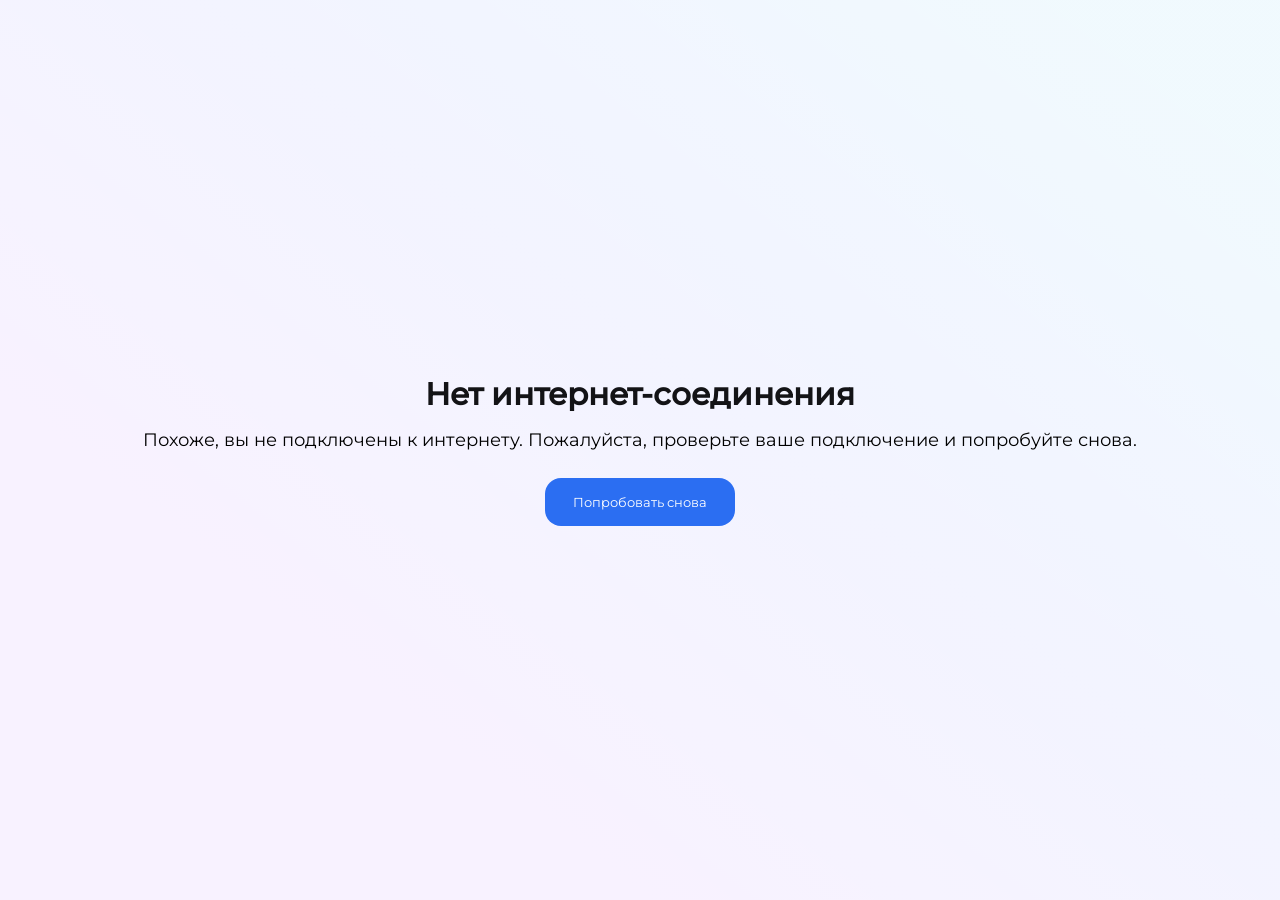
<file: .offline/index.html>
<!DOCTYPE html>
<html lang="ru">

<head>
  <meta charset="UTF-8" />
  <meta name="viewport" content="width=device-width, initial-scale=1.0" />
  <title>Нет интернет-соединения</title>
  <meta name="description"
    content="Отсутствует интернет-соединение. Пожалуйста, проверьте ваше подключение к интернету и попробуйте снова." />

  <link rel="canonical" href="https://extranet.alean.ru" />
  <meta name="author" content="ООО Алеан" />
  <meta name="copyright" content="ООО Алеан" />
  <meta name="robots" content="noindex nofollow" />

  <link rel="shortcut icon" href="/assets/images/favicon/favicon.ico"
    type="image/x-icon" />
  <link rel="apple-touch-icon" sizes="57x57"
    href="/assets/images/favicon/apple-touch-icon-57x57.png" />
  <link rel="apple-touch-icon" sizes="72x72"
    href="/assets/images/favicon/apple-touch-icon-72x72.png" />
  <link rel="apple-touch-icon" sizes="76x76"
    href="/assets/images/favicon/apple-touch-icon-76x76.png" />
  <link rel="apple-touch-icon" sizes="114x114"
    href="/assets/images/favicon/apple-touch-icon-114x114.png" />
  <link rel="apple-touch-icon" sizes="120x120"
    href="/assets/images/favicon/apple-touch-icon-120x120.png" />
  <link rel="apple-touch-icon" sizes="144x144"
    href="/assets/images/favicon/apple-touch-icon-144x144.png" />
  <link rel="apple-touch-icon" sizes="152x152"
    href="/assets/images/favicon/apple-touch-icon-152x152.png" />
  <link rel="apple-touch-icon" sizes="180x180"
    href="/assets/images/favicon/apple-touch-icon-180x180.png" />
  <link rel="mask-icon" href="/assets/images/favicon/safari-pinned-tab.svg"
    color="#769edb" />
  <link rel="icon" type="image/png" sizes="16x16"
    href="/assets/images/favicon/favicon-16x16.png" />
  <link rel="icon" type="image/png" sizes="32x32"
    href="/assets/images/favicon/favicon-32x32.png" />
  <link rel="icon" type="image/png" sizes="96x96"
    href="/assets/images/favicon/favicon-96x96.png" />
  <link rel="icon" type="image/png" sizes="192x192"
    href="/assets/images/favicon/android-icon-192x192.png" />
  <meta name="msapplication-TileColor" content="transparent" />
  <meta name="msapplication-TileImage"
    content="/assets/images/favicon/mstile-144x144.png" />
  <meta name="theme-color" content="transparent" />
  <link rel="stylesheet" href="/assets/css/style.css" />
  <link rel="stylesheet" href="/assets/css/errors.css" />
</head>

<body>
  <main class="error-page">
    <div class="error-page--offline">
      <div class="error-page__wrapper">
        <p class="h3 error-page__title">Нет интернет-соединения</p>
        <p class="error-page__description">Похоже, вы не подключены к интернету. Пожалуйста, проверьте ваше подключение и попробуйте снова.</p>

        <button class="error-page__button button button--primary" onclick="window.location.reload()">
          <span class="button__text">Попробовать снова</span>
        </button>
      </div>
    </div>
  </main>

  <script>
    window.addEventListener('online', () => {
      window.location.reload(); 
    });
  </script>
</body>

</html>
</file>
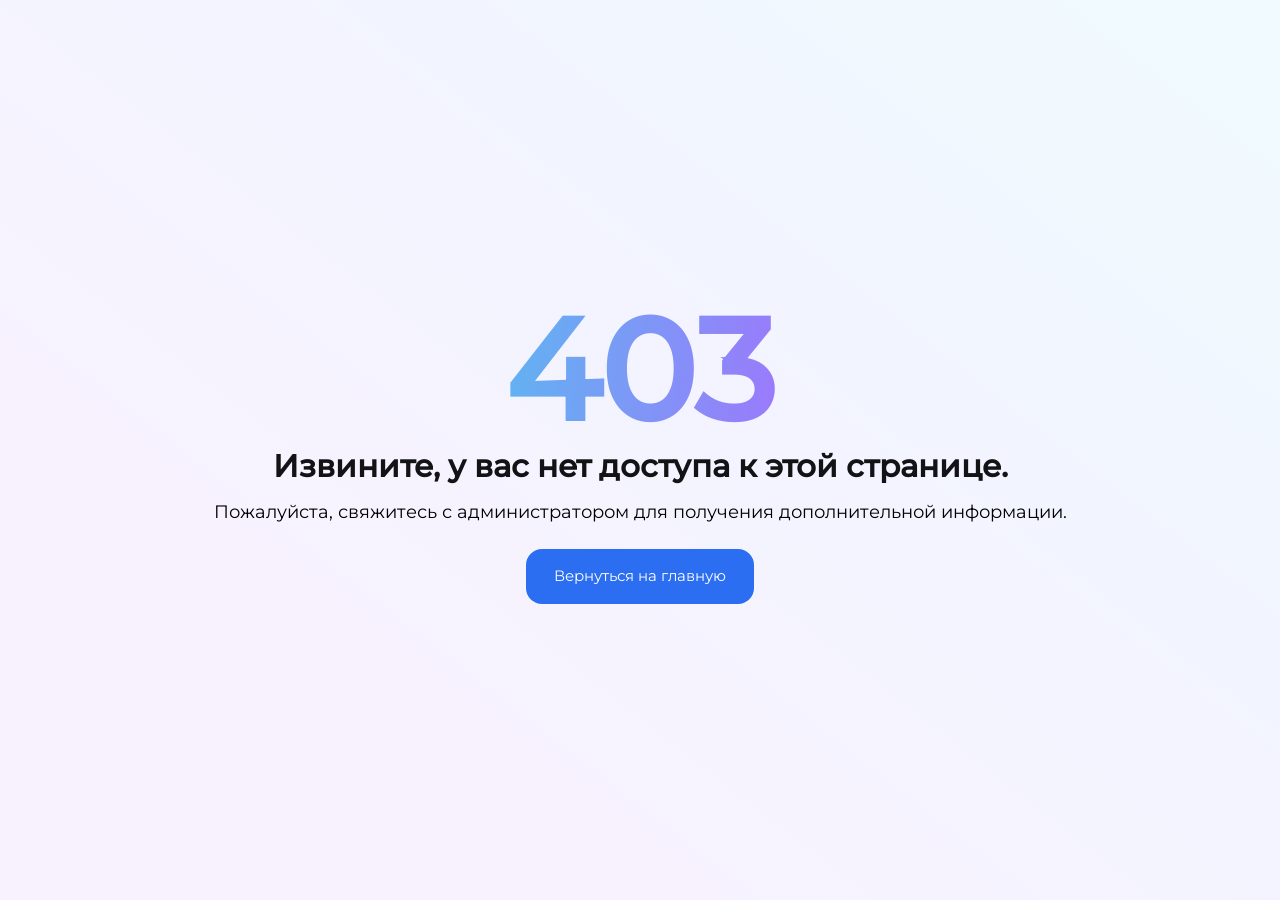
<file: .system-pages/403/index.html>
<!DOCTYPE html>
<html lang="ru">

<head>
  <meta charset="UTF-8" />
  <meta name="viewport" content="width=device-width, initial-scale=1.0" />
  <title>403 - Доступ запрещен</title>
  <meta name="description"
    content="Доступ к этой странице запрещен. Пожалуйста, свяжитесь с администратором для получения дополнительной информации." />


  <link rel="canonical" href="https://extranet.alean.ru" />
  <meta name="author" content="ООО Алеан" />
  <meta name="copyright" content="ООО Алеан" />
  <meta name="robots" content="noindex nofollow" />

  <link rel="shortcut icon" href="/assets/images/favicon/favicon.ico"
    type="image/x-icon" />
  <link rel="apple-touch-icon" sizes="57x57"
    href="/assets/images/favicon/apple-touch-icon-57x57.png" />
  <link rel="apple-touch-icon" sizes="72x72"
    href="/assets/images/favicon/apple-touch-icon-72x72.png" />
  <link rel="apple-touch-icon" sizes="76x76"
    href="/assets/images/favicon/apple-touch-icon-76x76.png" />
  <link rel="apple-touch-icon" sizes="114x114"
    href="/assets/images/favicon/apple-touch-icon-114x114.png" />
  <link rel="apple-touch-icon" sizes="120x120"
    href="/assets/images/favicon/apple-touch-icon-120x120.png" />
  <link rel="apple-touch-icon" sizes="144x144"
    href="/assets/images/favicon/apple-touch-icon-144x144.png" />
  <link rel="apple-touch-icon" sizes="152x152"
    href="/assets/images/favicon/apple-touch-icon-152x152.png" />
  <link rel="apple-touch-icon" sizes="180x180"
    href="/assets/images/favicon/apple-touch-icon-180x180.png" />
  <link rel="mask-icon" href="/assets/images/favicon/safari-pinned-tab.svg"
    color="#769edb" />
  <link rel="icon" type="image/png" sizes="16x16"
    href="/assets/images/favicon/favicon-16x16.png" />
  <link rel="icon" type="image/png" sizes="32x32"
    href="/assets/images/favicon/favicon-32x32.png" />
  <link rel="icon" type="image/png" sizes="96x96"
    href="/assets/images/favicon/favicon-96x96.png" />
  <link rel="icon" type="image/png" sizes="192x192"
    href="/assets/images/favicon/android-icon-192x192.png" />
  <meta name="msapplication-TileColor" content="transparent" />
  <meta name="msapplication-TileImage"
    content="/assets/images/favicon/mstile-144x144.png" />
  <meta name="theme-color" content="transparent" />
  <link rel="stylesheet" href="/assets/css/style.css" />
  <link rel="stylesheet" href="/assets/css/errors.css" />
</head>

<body>
  <main class="error-page">
    <div class="error-page--403">
      <div class="error-page__wrapper">
        <h1 class="h1 error-page__code">403</h1>
        <p class="h3 error-page__title">Извините, у вас нет доступа к этой
          странице.</p>
        <p class="error-page__description">Пожалуйста, свяжитесь с
          администратором для получения дополнительной информации.</p>

        <a href="/" class="error-page__button button button--primary"> <span
            class="button__text"> Вернуться на главную </span> </a>
      </div>
    </div>
  </main>
</body>

</html>
</file>
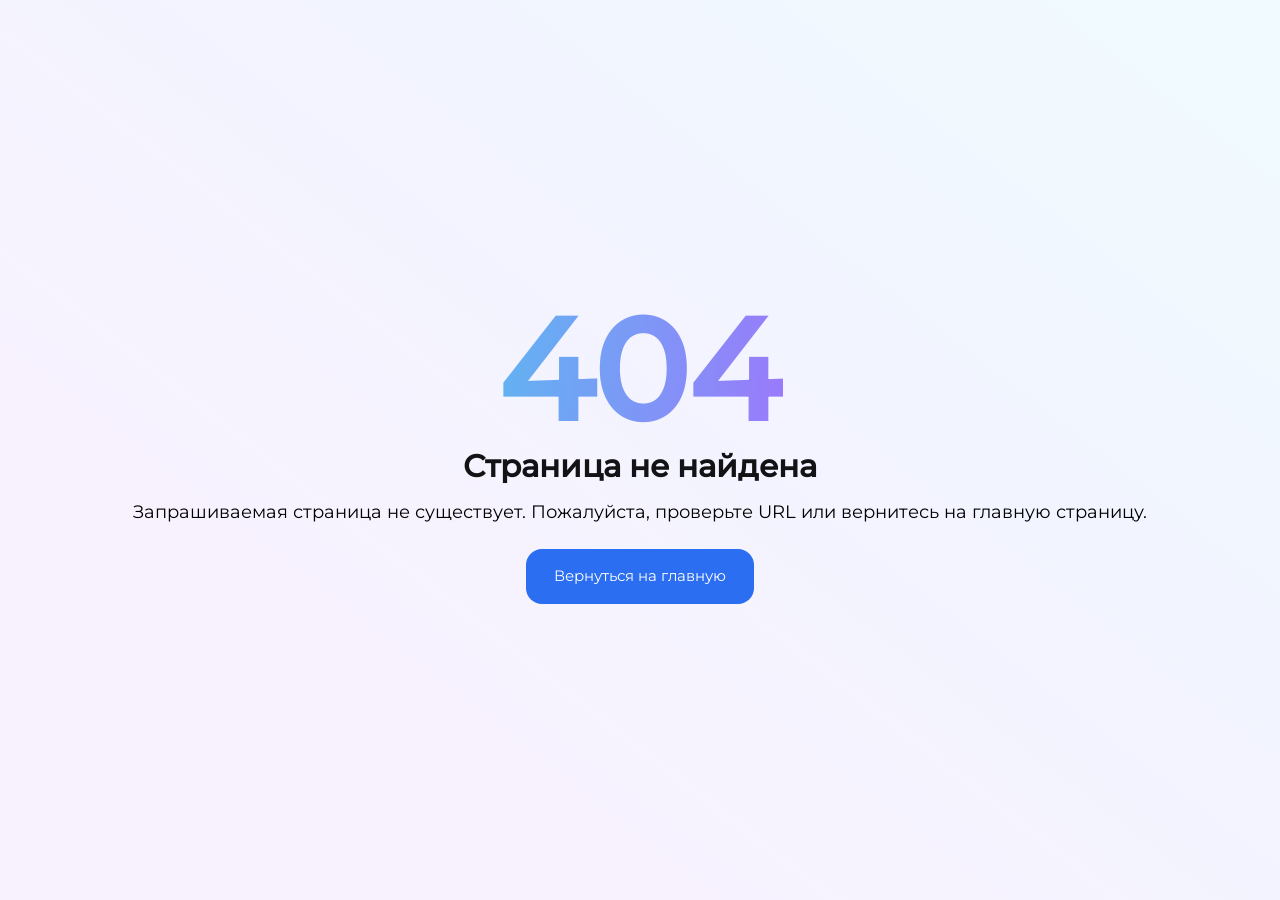
<file: .system-pages/404/index.html>
<!DOCTYPE html>
<html lang="ru">

<head>
  <meta charset="UTF-8" />
  <meta name="viewport" content="width=device-width, initial-scale=1.0" />
  <title>404 - Страница не найдена</title>
  <meta name="description"
    content="Запрашиваемая страница не найдена. Пожалуйста, проверьте URL или вернитесь на главную страницу." />

  <link rel="canonical" href="https://extranet.alean.ru" />
  <meta name="author" content="ООО Алеан" />
  <meta name="copyright" content="ООО Алеан" />
  <meta name="robots" content="noindex nofollow" />

  <link rel="shortcut icon" href="/assets/images/favicon/favicon.ico"
    type="image/x-icon" />
  <link rel="apple-touch-icon" sizes="57x57"
    href="/assets/images/favicon/apple-touch-icon-57x57.png" />
  <link rel="apple-touch-icon" sizes="72x72"
    href="/assets/images/favicon/apple-touch-icon-72x72.png" />
  <link rel="apple-touch-icon" sizes="76x76"
    href="/assets/images/favicon/apple-touch-icon-76x76.png" />
  <link rel="apple-touch-icon" sizes="114x114"
    href="/assets/images/favicon/apple-touch-icon-114x114.png" />
  <link rel="apple-touch-icon" sizes="120x120"
    href="/assets/images/favicon/apple-touch-icon-120x120.png" />
  <link rel="apple-touch-icon" sizes="144x144"
    href="/assets/images/favicon/apple-touch-icon-144x144.png" />
  <link rel="apple-touch-icon" sizes="152x152"
    href="/assets/images/favicon/apple-touch-icon-152x152.png" />
  <link rel="apple-touch-icon" sizes="180x180"
    href="/assets/images/favicon/apple-touch-icon-180x180.png" />
  <link rel="mask-icon" href="/assets/images/favicon/safari-pinned-tab.svg"
    color="#769edb" />
  <link rel="icon" type="image/png" sizes="16x16"
    href="/assets/images/favicon/favicon-16x16.png" />
  <link rel="icon" type="image/png" sizes="32x32"
    href="/assets/images/favicon/favicon-32x32.png" />
  <link rel="icon" type="image/png" sizes="96x96"
    href="/assets/images/favicon/favicon-96x96.png" />
  <link rel="icon" type="image/png" sizes="192x192"
    href="/assets/images/favicon/android-icon-192x192.png" />
  <meta name="msapplication-TileColor" content="transparent" />
  <meta name="msapplication-TileImage"
    content="/assets/images/favicon/mstile-144x144.png" />
  <meta name="theme-color" content="transparent" />
  <link rel="stylesheet" href="/assets/css/style.css" />
  <link rel="stylesheet" href="/assets/css/errors.css" />
</head>

<body>
  <main class="error-page">
    <div class="error-page--404">
      <div class="error-page__wrapper">
        <h1 class="h1 error-page__code">404</h1>
        <p class="h3 error-page__title">Страница не найдена</p>
        <p class="error-page__description">Запрашиваемая страница не существует. Пожалуйста, проверьте URL или вернитесь на главную страницу.</p>

        <a href="/" class="error-page__button button button--primary"> <span
            class="button__text"> Вернуться на главную </span> </a>
      </div>
    </div>
  </main>
</body>

</html>
</file>
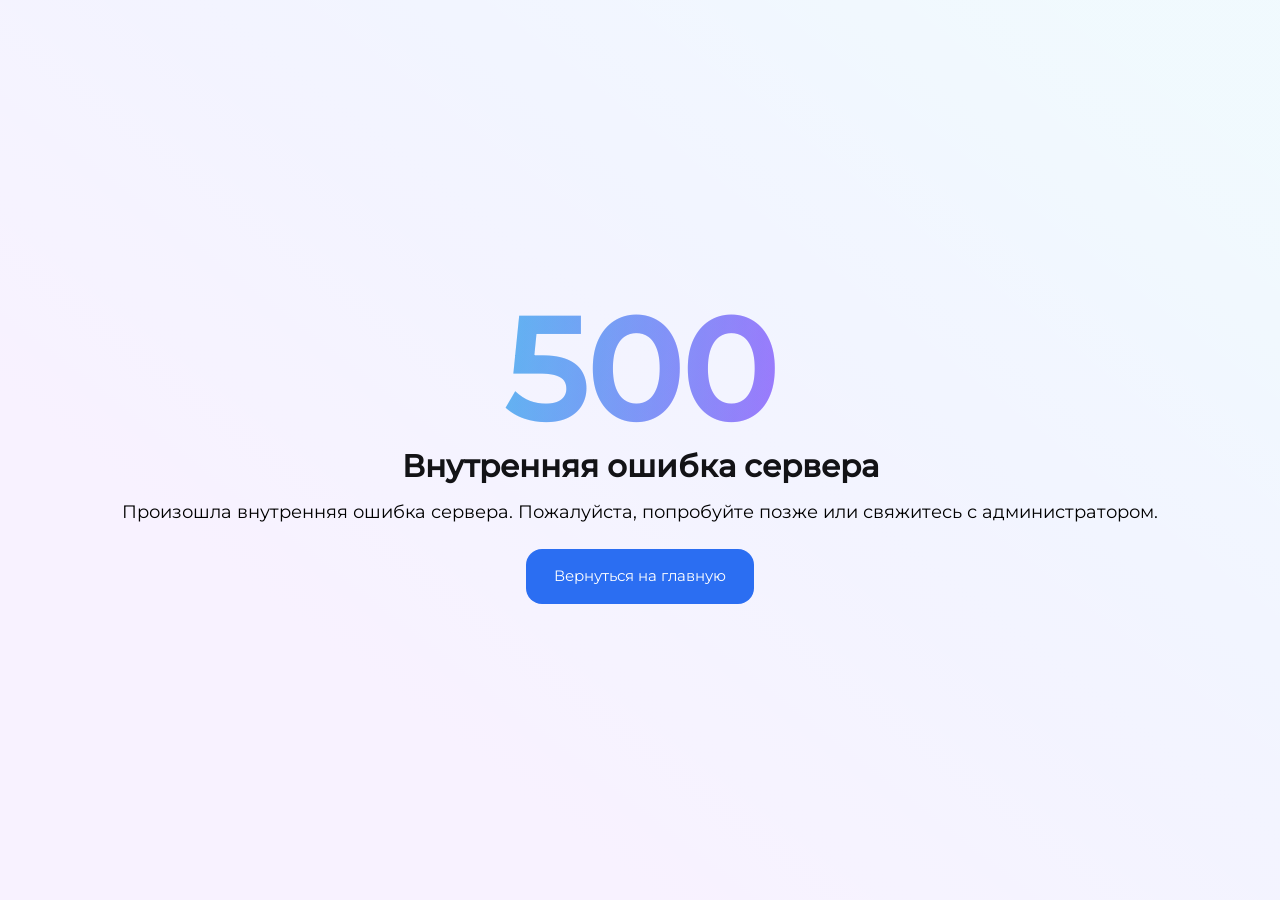
<file: .system-pages/500/index.html>
<!DOCTYPE html>
<html lang="ru">

<head>
  <meta charset="UTF-8" />
  <meta name="viewport" content="width=device-width, initial-scale=1.0" />
  <title>500 - Внутренняя ошибка сервера</title>
  <meta name="description"
    content="Произошла внутренняя ошибка сервера. Пожалуйста, попробуйте позже или свяжитесь с администратором." />

  <link rel="canonical" href="https://extranet.alean.ru" />
  <meta name="author" content="ООО Алеан" />
  <meta name="copyright" content="ООО Алеан" />
  <meta name="robots" content="noindex nofollow" />

  <link rel="shortcut icon" href="/assets/images/favicon/favicon.ico"
    type="image/x-icon" />
  <link rel="apple-touch-icon" sizes="57x57"
    href="/assets/images/favicon/apple-touch-icon-57x57.png" />
  <link rel="apple-touch-icon" sizes="72x72"
    href="/assets/images/favicon/apple-touch-icon-72x72.png" />
  <link rel="apple-touch-icon" sizes="76x76"
    href="/assets/images/favicon/apple-touch-icon-76x76.png" />
  <link rel="apple-touch-icon" sizes="114x114"
    href="/assets/images/favicon/apple-touch-icon-114x114.png" />
  <link rel="apple-touch-icon" sizes="120x120"
    href="/assets/images/favicon/apple-touch-icon-120x120.png" />
  <link rel="apple-touch-icon" sizes="144x144"
    href="/assets/images/favicon/apple-touch-icon-144x144.png" />
  <link rel="apple-touch-icon" sizes="152x152"
    href="/assets/images/favicon/apple-touch-icon-152x152.png" />
  <link rel="apple-touch-icon" sizes="180x180"
    href="/assets/images/favicon/apple-touch-icon-180x180.png" />
  <link rel="mask-icon" href="/assets/images/favicon/safari-pinned-tab.svg"
    color="#769edb" />
  <link rel="icon" type="image/png" sizes="16x16"
    href="/assets/images/favicon/favicon-16x16.png" />
  <link rel="icon" type="image/png" sizes="32x32"
    href="/assets/images/favicon/favicon-32x32.png" />
  <link rel="icon" type="image/png" sizes="96x96"
    href="/assets/images/favicon/favicon-96x96.png" />
  <link rel="icon" type="image/png" sizes="192x192"
    href="/assets/images/favicon/android-icon-192x192.png" />
  <meta name="msapplication-TileColor" content="transparent" />
  <meta name="msapplication-TileImage"
    content="/assets/images/favicon/mstile-144x144.png" />
  <meta name="theme-color" content="transparent" />
  <link rel="stylesheet" href="/assets/css/style.css" />
  <link rel="stylesheet" href="/assets/css/errors.css" />
</head>

<body>
  <main class="error-page">
    <div class="error-page--500">
      <div class="error-page__wrapper">
        <h1 class="h1 error-page__code">500</h1>
        <p class="h3 error-page__title">Внутренняя ошибка сервера</p>
        <p class="error-page__description">Произошла внутренняя ошибка сервера. Пожалуйста, попробуйте позже или свяжитесь с администратором.</p>

        <a href="/" class="error-page__button button button--primary"> <span
            class="button__text"> Вернуться на главную </span> </a>
      </div>
    </div>
  </main>
</body>

</html>
</file>
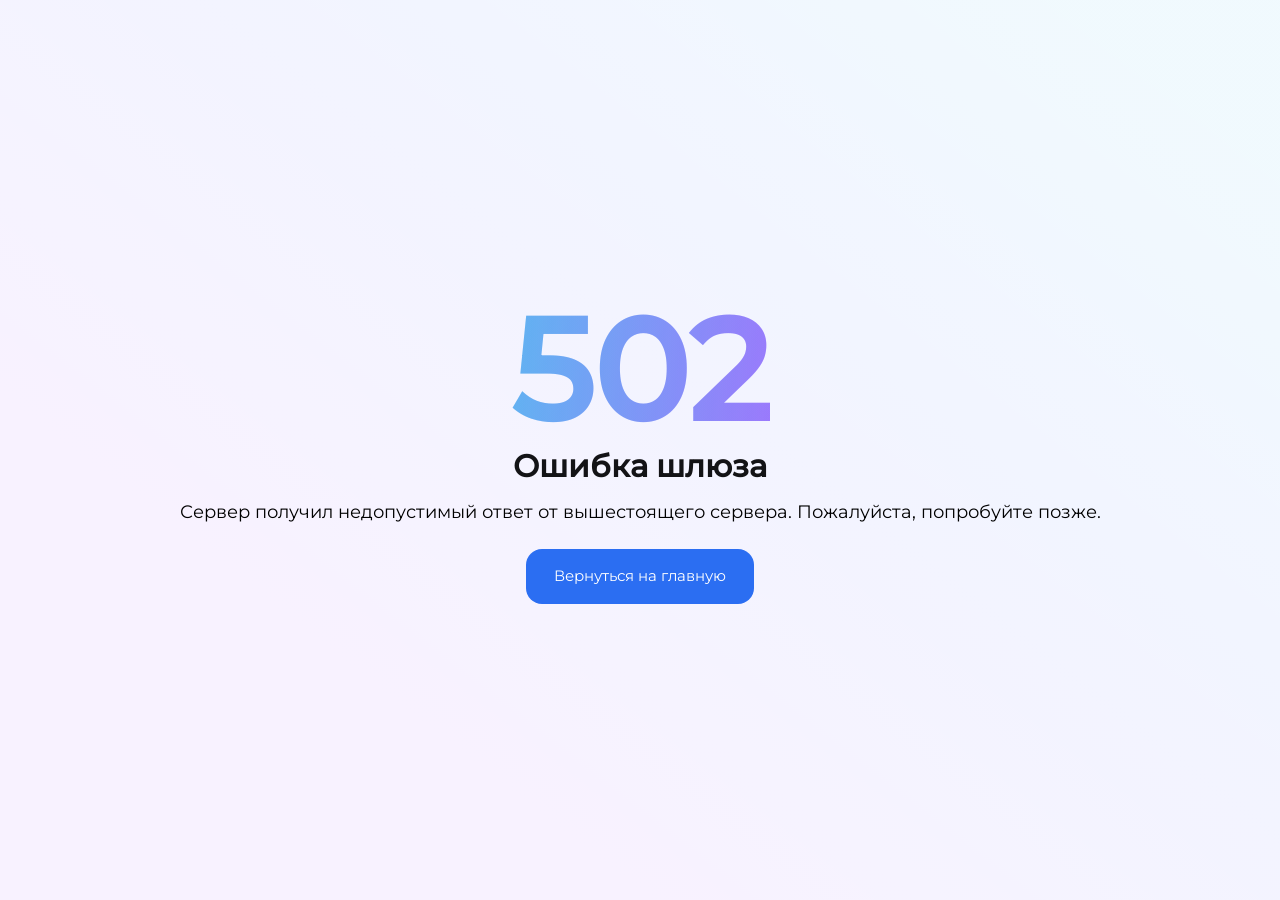
<file: .system-pages/502/index.html>
<!DOCTYPE html>
<html lang="ru">

<head>
  <meta charset="UTF-8" />
  <meta name="viewport" content="width=device-width, initial-scale=1.0" />
  <title>502 - Ошибка шлюза</title>
  <meta name="description"
    content="Сервер получил недопустимый ответ от вышестоящего сервера. Пожалуйста, попробуйте позже." />

  <link rel="canonical" href="https://extranet.alean.ru" />
  <meta name="author" content="ООО Алеан" />
  <meta name="copyright" content="ООО Алеан" />
  <meta name="robots" content="noindex nofollow" />

  <link rel="shortcut icon" href="/assets/images/favicon/favicon.ico"
    type="image/x-icon" />
  <link rel="apple-touch-icon" sizes="57x57"
    href="/assets/images/favicon/apple-touch-icon-57x57.png" />
  <link rel="apple-touch-icon" sizes="72x72"
    href="/assets/images/favicon/apple-touch-icon-72x72.png" />
  <link rel="apple-touch-icon" sizes="76x76"
    href="/assets/images/favicon/apple-touch-icon-76x76.png" />
  <link rel="apple-touch-icon" sizes="114x114"
    href="/assets/images/favicon/apple-touch-icon-114x114.png" />
  <link rel="apple-touch-icon" sizes="120x120"
    href="/assets/images/favicon/apple-touch-icon-120x120.png" />
  <link rel="apple-touch-icon" sizes="144x144"
    href="/assets/images/favicon/apple-touch-icon-144x144.png" />
  <link rel="apple-touch-icon" sizes="152x152"
    href="/assets/images/favicon/apple-touch-icon-152x152.png" />
  <link rel="apple-touch-icon" sizes="180x180"
    href="/assets/images/favicon/apple-touch-icon-180x180.png" />
  <link rel="mask-icon" href="/assets/images/favicon/safari-pinned-tab.svg"
    color="#769edb" />
  <link rel="icon" type="image/png" sizes="16x16"
    href="/assets/images/favicon/favicon-16x16.png" />
  <link rel="icon" type="image/png" sizes="32x32"
    href="/assets/images/favicon/favicon-32x32.png" />
  <link rel="icon" type="image/png" sizes="96x96"
    href="/assets/images/favicon/favicon-96x96.png" />
  <link rel="icon" type="image/png" sizes="192x192"
    href="/assets/images/favicon/android-icon-192x192.png" />
  <meta name="msapplication-TileColor" content="transparent" />
  <meta name="msapplication-TileImage"
    content="/assets/images/favicon/mstile-144x144.png" />
  <meta name="theme-color" content="transparent" />
  <link rel="stylesheet" href="/assets/css/style.css" />
  <link rel="stylesheet" href="/assets/css/errors.css" />
</head>

<body>
  <main class="error-page">
    <div class="error-page--502">
      <div class="error-page__wrapper">
        <h1 class="h1 error-page__code">502</h1>
        <p class="h3 error-page__title">Ошибка шлюза</p>
        <p class="error-page__description">Сервер получил недопустимый ответ от вышестоящего сервера. Пожалуйста, попробуйте позже.</p>

        <a href="/" class="error-page__button button button--primary"> <span
            class="button__text"> Вернуться на главную </span> </a>
      </div>
    </div>
  </main>
</body>

</html>
</file>
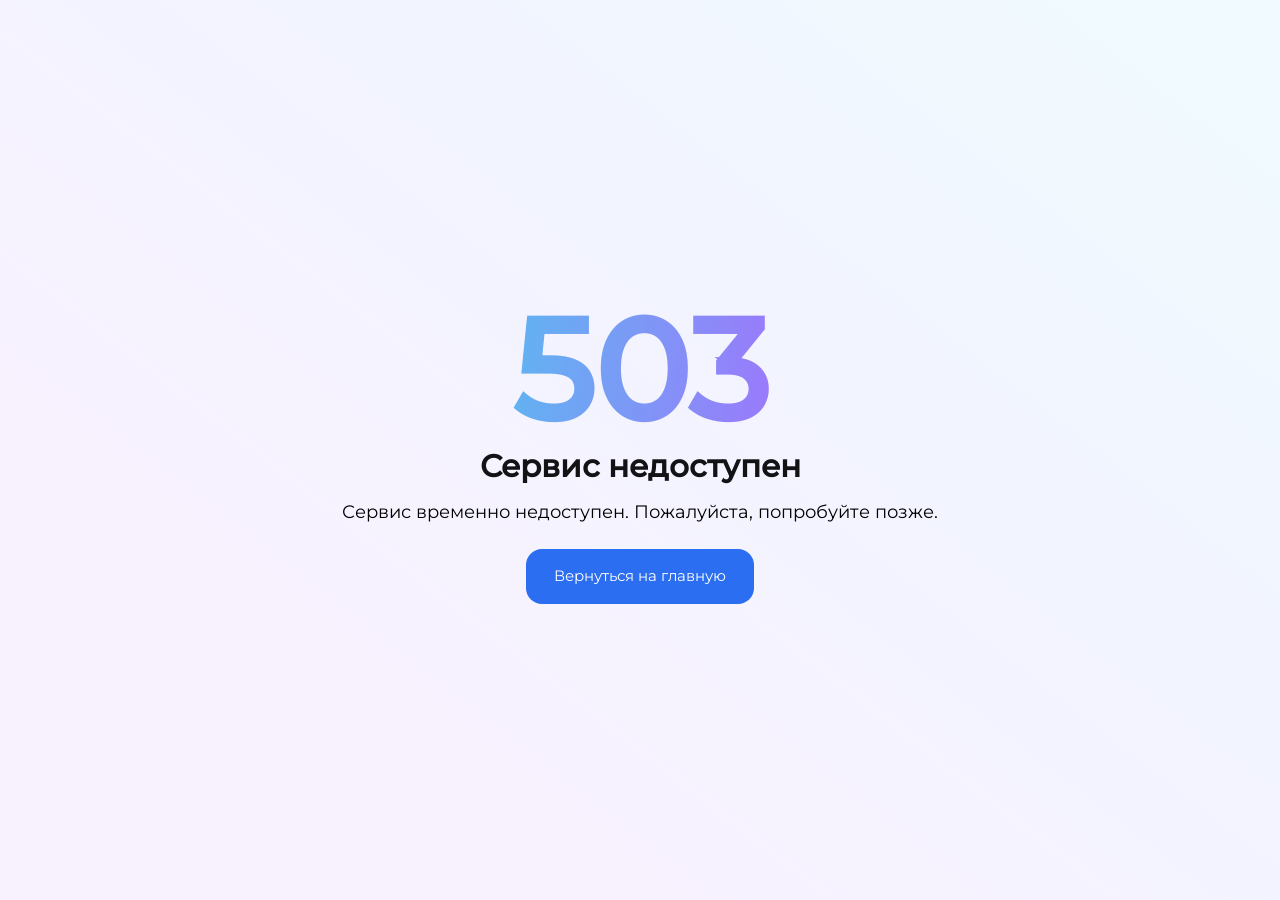
<file: .system-pages/503/index.html>
<!DOCTYPE html>
<html lang="ru">

<head>
  <meta charset="UTF-8" />
  <meta name="viewport" content="width=device-width, initial-scale=1.0" />
  <title>503 - Сервис недоступен</title>
  <meta name="description"
    content="Сервис временно недоступен. Пожалуйста, попробуйте позже." />

  <link rel="canonical" href="https://extranet.alean.ru" />
  <meta name="author" content="ООО Алеан" />
  <meta name="copyright" content="ООО Алеан" />
  <meta name="robots" content="noindex nofollow" />

  <link rel="shortcut icon" href="/assets/images/favicon/favicon.ico"
    type="image/x-icon" />
  <link rel="apple-touch-icon" sizes="57x57"
    href="/assets/images/favicon/apple-touch-icon-57x57.png" />
  <link rel="apple-touch-icon" sizes="72x72"
    href="/assets/images/favicon/apple-touch-icon-72x72.png" />
  <link rel="apple-touch-icon" sizes="76x76"
    href="/assets/images/favicon/apple-touch-icon-76x76.png" />
  <link rel="apple-touch-icon" sizes="114x114"
    href="/assets/images/favicon/apple-touch-icon-114x114.png" />
  <link rel="apple-touch-icon" sizes="120x120"
    href="/assets/images/favicon/apple-touch-icon-120x120.png" />
  <link rel="apple-touch-icon" sizes="144x144"
    href="/assets/images/favicon/apple-touch-icon-144x144.png" />
  <link rel="apple-touch-icon" sizes="152x152"
    href="/assets/images/favicon/apple-touch-icon-152x152.png" />
  <link rel="apple-touch-icon" sizes="180x180"
    href="/assets/images/favicon/apple-touch-icon-180x180.png" />
  <link rel="mask-icon" href="/assets/images/favicon/safari-pinned-tab.svg"
    color="#769edb" />
  <link rel="icon" type="image/png" sizes="16x16"
    href="/assets/images/favicon/favicon-16x16.png" />
  <link rel="icon" type="image/png" sizes="32x32"
    href="/assets/images/favicon/favicon-32x32.png" />
  <link rel="icon" type="image/png" sizes="96x96"
    href="/assets/images/favicon/favicon-96x96.png" />
  <link rel="icon" type="image/png" sizes="192x192"
    href="/assets/images/favicon/android-icon-192x192.png" />
  <meta name="msapplication-TileColor" content="transparent" />
  <meta name="msapplication-TileImage"
    content="/assets/images/favicon/mstile-144x144.png" />
  <meta name="theme-color" content="transparent" />
  <link rel="stylesheet" href="/assets/css/style.css" />
  <link rel="stylesheet" href="/assets/css/errors.css" />
</head>

<body>
  <main class="error-page">
    <div class="error-page--503">
      <div class="error-page__wrapper">
        <h1 class="h1 error-page__code">503</h1>
        <p class="h3 error-page__title">Сервис недоступен</p>
        <p class="error-page__description">Сервис временно недоступен. Пожалуйста, попробуйте позже.</p>

        <a href="/" class="error-page__button button button--primary"> <span
            class="button__text"> Вернуться на главную </span> </a>
      </div>
    </div>
  </main>
</body>

</html>
</file>
<file: assets/css/style.css>
@charset "UTF-8";
@layer base, components, modifiers, layout, animate, responsive, overwriting;

@layer base {
  @font-face {
    font-family: 'MontserratRegular';
    font-style: normal;
    src: url('/assets/fonts/Montserrat-Regular.ttf') format('truetype');
    font-display: swap;
  }

  @font-face {
    font-family: 'MontserratMedium';
    font-style: normal;
    font-weight: 500;
    src: url('/assets/fonts/Montserrat-Medium.ttf') format('truetype');
    font-display: swap;
  }

  /* @font-face { font-family: 'MontserratBold'; font-style: normal; font-weight: 700; src: url('/assets/fonts/Montserrat-Bold.ttf') format('truetype'); font-display: swap; } */
  :root {
    --font-size: clamp(0.875rem, 0.846rem + 0.13vw, 1rem);
    --site-size: 1920px;
    --background-color: #ffffff;
    --primary-color: #5b8ff5;
    --secondary-color: #ffffff;
    --accent-color: #0d53dd;
    --header-color: #181818;
    --text-color: #121212;
    --link-color: #181818;
    --headers-color: #131316;
    --hover-color: #2b6ef2;
    --font-light: 'MontserratRegular';
    --font-medium: 'MontserratMedium';
    --font-bold: 'MontserratBold';
    --animation-speed: 650ms;
    --transition-timing-function: ease-in-out;
    --animation-position-start: center;
    --animation-size: 0;
    --desktop-title-font-size: 60px;
    --desktop-title-line-height: 60px;
    --desktop-big-text-font-size: 96px;
    --desktop-big-text-line-height: 96px;
    --desktop-caption-font-size: 36px;
    --desktop-caption-line-height: 36px;
    --desktop-captio-h-font-size: 48px;
    --desktop-captio-h-line-height: 48px;
    --desktop-text-l-font-size: 24px;
    --desktop-text-l-line-height: 24px;
    --desktop-text-l-h-font-size: 28px;
    --desktop-text-l-h-line-height: 28px;
    --desktop-text-h3-size: 40px;
    --desktop-text-h3-height: 40px;
    --mobile-text-h3-size: 40px;
    --mobile-text-h3-height: 40px;
    --desktop-gap-xs: 16px;
    --desktop-gap-s: 24px;
    --desktop-gap-m: 40px;
    --desktop-gap-l: 80px;
    --desktop-gap-xl: 120px;
    --desktop-gap-xxl: 160px;
    --desktop-padding-xxs: 24px;
    --desktop-padding-xs: 40px;
    --desktop-padding-s: 80px;
    --desktop-padding-m: 120px;
    --desktop-padding-l: 160px;
    --desktop-padding-xl: 200px;
    --desktop-block-review-width: 360px;
    --desktop-block-kind-width1: 280px;
    --desktop-block-kind-width1-2: 280px;
    --mobile-title-font-size: 40px;
    --mobile-title-line-height: 40px;
    --mobile-big-text-font-size: 56px;
    --mobile-big-text-line-height: 56px;
    --mobile-caption-font-size: 24px;
    --mobile-caption-line-height: 24px;
    --mobile-captio-h-font-size: 32px;
    --mobile-captio-h-line-height: 32px;
    --mobile-text-l-font-size: 20px;
    --mobile-text-l-line-height: 20px;
    --mobile-text-l-h-font-size: 24px;
    --mobile-text-l-h-line-height: 24px;
    --mobile-gap-xs: 12px;
    --mobile-gap-s: 16px;
    --mobile-gap-m: 24px;
    --mobile-gap-l: 40px;
    --mobile-gap-xl: 80px;
    --mobile-gap-xxl: 96px;
  }

  @media (max-width: 1279px) {
    :root {
      --title-font-size: var(--mobile-title-font-size);
      --title-line-height: var(--mobile-title-line-height);
      --big-text-font-size: var(--mobile-big-text-font-size);
      --big-text-line-height: var(--mobile-big-text-line-height);
      --caption-font-size: var(--mobile-caption-font-size);
      --caption-line-height: var(--mobile-caption-line-height);
      --captio-h-font-size: var(--mobile-captio-h-font-size);
      --captio-h-line-height: var(--mobile-captio-h-line-height);
      --text-l-font-size: var(--mobile-text-l-font-size);
      --text-l-line-height: var(--mobile-text-l-line-height);
      --text-l-h-font-size: var(--mobile-text-l-h-font-size);
      --text-l-h-line-height: var(--mobile-text-l-h-line-height);
      --text-h3-size: var(--mobile-text-h3-size);
      --text-h3-height: var(--mobile-text-h3-height);
      --gap-xs: var(--mobile-gap-xs);
      --gap-s: var(--mobile-gap-s);
      --gap-m: var(--mobile-gap-m);
      --gap-l: var(--mobile-gap-l);
      --gap-xl: var(--mobile-gap-xl);
      --gap-xxl: var(--mobile-gap-xxl);
    }
  }

  @media (min-width: 1280px) {
    :root {
      --title-font-size: var(--desktop-title-font-size);
      --title-line-height: var(--desktop-title-line-height);
      --big-text-font-size: var(--desktop-big-text-font-size);
      --big-text-line-height: var(--desktop-big-text-line-height);
      --caption-font-size: var(--desktop-caption-font-size);
      --caption-line-height: var(--desktop-caption-line-height);
      --captio-h-font-size: var(--desktop-captio-h-font-size);
      --captio-h-line-height: var(--desktop-captio-h-line-height);
      --text-l-font-size: var(--desktop-text-l-font-size);
      --text-l-line-height: var(--desktop-text-l-line-height);
      --text-l-h-font-size: var(--desktop-text-l-h-font-size);
      --text-l-h-line-height: var(--desktop-text-l-h-line-height);
      --text-h3-size: var(--desktop-text-h3-size);
      --text-h3-height: var(--desktop-text-h3-height);
      --gap-xs: var(--desktop-gap-xs);
      --gap-s: var(--desktop-gap-s);
      --gap-m: var(--desktop-gap-m);
      --gap-l: var(--desktop-gap-l);
      --gap-xl: var(--desktop-gap-xl);
      --gap-xxl: var(--desktop-gap-xxl);
      --padding-xxs: var(--desktop-padding-xxs);
    }
  }

  *,
  ::before,
  ::after {
    text-decoration: none;
    margin: 0;
    padding: 0;
    border: 0;
    color: inherit;
    scrollbar-width: thin;
    scrollbar-color: #f8f8fa transparent;
    font-weight: 400;
    list-style: none;
    outline: none;
    box-sizing: border-box;
  }

  *:not(.slider):not(.slider *),
  ::before:not(.slider):not(.slider *),
  ::after:not(.slider):not(.slider *) {
    transition: var(--animation-speed) var(--transition-timing-function);
  }

  ::-moz-selection {
    background: #f8f8fa;
    color: var(--hover-color);
  }

  ::selection {
    background: #f8f8fa;
    color: var(--hover-color);
  }

  *:hover {
    -webkit-transition: var(--animation-speed) var(--transition-timing-function);
    -o-transition: var(--animation-speed) var(--transition-timing-function);
    transition: var(--animation-speed) var(--transition-timing-function);
  }
}

@layer components {
  .mask--ellipse-top {
    background-image: url("data:image/svg+xml;charset=UTF-8, %3csvg  viewBox='0 0 1920 81' fill='none' xmlns='http://www.w3.org/2000/svg' class='mask'%3e%3cpath d='M960 80.0703C1327.48 80.0703 1663.27 49.8918 1920 0.0703125H0C256.726 49.8918 592.517 80.0703 960 80.0703Z' fill='white' /%3e%3c/svg%3e");
    display: flex;
    position: absolute;
    height: 81px;
    flex: 0 0 100%;
    background-repeat: no-repeat;
    background-position: top;
    background-size: auto;
    top: -1px;
    width: 100%;
    left: 0;
    right: 0;
  }

  .mask--ellipse-bottom {
    background-image: url("data:image/svg+xml;charset=UTF-8,%3csvg viewBox='0 0 1920 81' fill='transparent' xmlns='http://www.w3.org/2000/svg'%3e%3cpath d='M960 0.0703125C1327.48 0.0703125 1663.27 30.2488 1920 80.0703H0C256.726 30.2488 592.517 0.0703125 960 0.0703125Z' fill='white'/%3e%3c/svg%3e ");
    display: flex;
    height: 81px;
    flex: 0 0 100%;
    background-repeat: no-repeat;
    background-position: bottom;
    background-size: auto;
    transform: translateY(2px);
    position: absolute;
    bottom: 0;
    width: 100%;
    left: 0;
    right: 0;
  }

  .mask--divider {
    background-image: url("data:image/svg+xml;charset=UTF-8,%3csvg viewBox='0 0 362 7' fill='none' xmlns='http://www.w3.org/2000/svg'%3e%3cpath d='M1 1.07031H81' stroke='%23DCDEE6' stroke-linecap='round'/%3e%3cpath d='M91 1.07031L86 6.07031L81 1.07031' stroke='%23DCDEE6' stroke-linecap='round'/%3e%3cpath d='M361 1.07031H91' stroke='%23DCDEE6' stroke-linecap='round'/%3e%3c/svg%3e ");
    height: 7px;
    background-repeat: no-repeat;
    background-position: bottom;
    background-size: auto;
    margin: 24px 0;
  }

  :where(h1, h2, h3, h4, h5, h6) {
    margin: 0;
    padding: 0;
    font-size: inherit;
    font-weight: inherit;
    line-height: inherit;
    color: inherit;
  }

  .h1 {
    font: 600 var(--title-font-size) / var(--title-line-height) var(--font-medium),
      sans-serif;
    color: var(--header-color);
  }

  .h2 {
    font: 400 var(--caption-font-size) / var(--caption-line-height) var(--font-medium);
    color: var(--headers-color);
  }

  .h3 {
    font: 600 var(--text-h3-size) / var(--desktop-text-h3-height) var(--font-medium);
    color: var(--headers-color);
  }

  .h4 {
    font: 500 var(--text-l-font-size) / var(--text-l-line-height) var(--font-medium);
    color: var(--headers-color);
  }

  .h5 {
    font-size: clamp(1.375rem, 1.25rem + 0.63vw, 2rem);
  }

  .h6 {
    font-size: clamp(0.875rem, 0.85rem + 0.13vw, 1rem);
  }

  a,
  a:hover {
    text-decoration: none !important;
  }

  a:hover {
    color: var(--hover-color);
  }

  .button {
    --button-default-color: var(--primary-button-color, --primary-color);
    --button-color-text: var(--color-button-text, --secondary-color);
    --button-color-text-hover: var(--color-button-text-hover,
        --secondary-color);
    --button-color-text-disabled: var(--color-button-text-disabled,
        --secondary-color);
    ---button-hover-color: var(--color-button-hover, --primary-color);
    --button-pressed-color: var(--color-button-pressed, --primary-color);
    --button-disabled-color: var(--color-button-disabled, --primary-color);
    --button-focus-color: var(--color-button-focus, --primary-color);
    --button-border-radius: var(--border-radius-button, 16px);
    --button-font-size: var(--font-size-button, --font-size);
    display: flex;
    flex-wrap: nowrap;
    flex-direction: row;
    position: relative;
    font-family: var(--font-light);
    border: none;
    cursor: pointer;
    transition: all 0.2s, transform 0.3s ease-in-out;
    border-radius: var(--border-radius-button);
    color: var(--button-color-text, --secondary-color);
    background: var(--button-default-color, --primary-color);
    align-items: center;
    justify-content: center;
  }

  .button:has(.button__icon) {
    padding: clamp(0.75rem, 0.692rem + 0.26vw, 1rem) 28px;
    gap: 12px;
  }

  .button:not(:has(.button__icon)) {
    padding: 16px 28px;
  }

  .button:not(:has(.button__text)) {
    padding: 16px;
  }

  .button:hover {
    color: var(--color-button-text-hover);
    transition: all 0.3s, transform 0.7s ease-in-out;
  }

  .button:active {
    background: var(--color-button-pressed);
  }

  .button:focus {
    background-color: var(--color-button-focus);
  }

  .button:disabled {
    cursor: not-allowed;
    color: var(--color-button-text-disabled);
    background: var(--color-button-disabled);
  }

  .button__link {
    text-decoration: none;
  }

  .button__text {
    z-index: 3;
    transition: 240ms ease-in;
  }

  .button__icon {
    width: 20px;
    height: 20px;
    z-index: 3;
  }

  .button:before {
    content: '';
    position: absolute;
    left: 0;
    top: 0;
    width: 100%;
    height: 100%;
    background-color: var(--color-button-hover);
    clip-path: circle(0% at left center);
    transition: 600ms ease-in;
    z-index: 2;
    border-radius: 16px;
  }

  .button:hover:before {
    clip-path: circle(200% at left center);
  }

  .button svg {
    stroke: var(--color-button-text);
  }

  .button:hover svg {
    stroke: var(--color-button-text-hover);
  }

  .radio__input {
    position: absolute;
    z-index: -1;
    opacity: 0;
  }

  .radio__text {
    display: inline-flex;
    align-items: center;
    user-select: none;
    gap: calc(var(--gap-xs) / 2);
    color: #606269;
    justify-content: center;
  }

  :has(.radio__input[checked='checked']) .radio__text {
    color: var(--headers-color);
  }

  .radio__text::before {
    content: '';
    display: inline-block;
    width: 23px;
    height: 23px;
    flex-shrink: 0;
    flex-grow: 0;
    border: 1px solid #c2c6d2;
    border-radius: 50%;
    margin-right: 0.1em;
    background-repeat: no-repeat;
    background-position: center center;
    background-size: 50% 50%;
    background-image: url("data:image/svg+xml;charset=UTF-8,%3csvg width='22' height='23' viewBox='0 0 22 23' fill='none' xmlns='http://www.w3.org/2000/svg'%3e%3cpath d='M11 21.5C16.5 21.5 21 17 21 11.5C21 6 16.5 1.5 11 1.5C5.5 1.5 1 6 1 11.5C1 17 5.5 21.5 11 21.5Z' fill='white' stroke='%23C2C6D2' stroke-width='1.5' stroke-linecap='round' stroke-linejoin='round'/%3e%3c/svg%3e ");
    background-size: 25px;
  }

  .radio__input:not(:disabled):not(:checked)+.radio__text:hover::before {
    background-image: url("data:image/svg+xml;charset=UTF-8,%3csvg width='24' height='25' viewBox='0 0 24 25' fill='none' xmlns='http://www.w3.org/2000/svg'%3e%3cpath d='M12 22.5C17.5 22.5 22 18 22 12.5C22 7 17.5 2.5 12 2.5C6.5 2.5 2 7 2 12.5C2 18 6.5 22.5 12 22.5Z' fill='%23EBF1FD' stroke='%232B6EF2' stroke-width='1.5' stroke-linecap='round' stroke-linejoin='round'/%3e%3c/svg%3e ");
    background-size: 25px;
  }

  .radio__input:not(:disabled):active+.radio__text::before {
    background-color: var(--hover-color);
    border-color: var(--hover-color);
  }

  .radio__input:focus+.radio__text::before {
    border-color: var(--hover-color);
  }

  .radio__input:focus:not(:checked)+.radio__text::before {
    border-color: #c2c6d2;
  }

  .radio__input:checked+.radio__text::before {
    background-image: url("data:image/svg+xml;charset=UTF-8,%3csvg width='24' height='25' viewBox='0 0 24 25' fill='none' xmlns='http://www.w3.org/2000/svg'%3e%3cpath d='M12 22.5C17.5 22.5 22 18 22 12.5C22 7 17.5 2.5 12 2.5C6.5 2.5 2 7 2 12.5C2 18 6.5 22.5 12 22.5Z' fill='%23EBF1FD' stroke='%232B6EF2' stroke-width='1.5' stroke-linecap='round' stroke-linejoin='round'/%3e%3cpath d='M7.75 12.4999L10.58 15.3299L16.25 9.66992' stroke='%232B6EF2' stroke-width='1.5' stroke-linecap='round' stroke-linejoin='round'/%3e%3c/svg%3e ");
    background-size: 25px;
  }

  .radio__input:disabled+.radio__text::before {
    background-color: #c2c6d2;
  }

  .accordion {
    position: relative;
  }

  .accordion__item {
    position: relative;
    display: flex;
    flex-direction: column;
    flex-wrap: nowrap;
  }

  .accordion__divider {
    content: '';
    display: block;
    height: 1.2px;
    margin: auto;
    width: 92%;
    background-image: url("data:image/svg+xml;charset=UTF-8,%3csvg width='1528' height='1' viewBox='0 0 1528 1' fill='none' xmlns='http://www.w3.org/2000/svg'%3e%3cline x1='0.5' y1='0.5' x2='1527.5' y2='0.5' stroke='%23C2C6D2' stroke-linecap='round' stroke-dasharray='0.05 4'/%3e%3c/svg%3e");
  }

  .accordion__header {
    display: flex;
    justify-content: space-between;
    align-items: center;
    cursor: pointer;
    transition: background-color var(--animation-speed) ease-out;
    box-sizing: border-box;
    overflow: hidden;
    position: relative;
    font: 600 20px / 24px var(--font-light);
    min-height: 56px;
  }

  .accordion__header::after {
    flex-shrink: 0;
    width: 24px;
    height: 24px;
    margin-left: auto;
    background-image: url("data:image/svg+xml;charset=UTF-8,%3csvg width='10' height='7' viewBox='0 0 10 7' fill='none' xmlns='http://www.w3.org/2000/svg'%3e%3cpath d='M0.763916 1.4375L4.99992 5.6615L9.23591 1.4375' stroke='%23606269' stroke-width='1.5' stroke-linecap='round' stroke-linejoin='round'/%3e%3c/svg%3e ");
    background-repeat: no-repeat;
    content: '';
    transition: transform var(--animation-speed) ease-out;
    background-position: center;
    background-size: 24px;
    padding: 16px;
    transform: scale(0.6);
  }

  .accordion__item_show .accordion__header::after,
  .accordion__item_slidedown .accordion__header::after {
    transform: scale(0.6) rotate(-180deg);
  }

  .accordion__header:hover {
    color: #5b8ff5;
    border-radius: 0;
  }

  .accordion__item_show .accordion__header {}

  .accordion__item:not(.accordion__item_show) .accordion__header {
    transition: all 0.3s;
  }

  .accordion__item:not(.accordion__item_show) .accordion__wrapper {
    padding: clamp(1rem, 0.559rem + 0.78vw, 1.5rem) clamp(1rem, 0.559rem + 0.78vw, 1.5rem) 0 clamp(1.5rem, 1.269rem + 1.03vw, 2.5rem);
    border-radius: 24px;
    padding-left: clamp(1.5rem, 1.269rem + 1.03vw, 2.5rem);
  }

  .accordion__item:has(.accordion__item_show) .accordion__wrapper {
    padding: clamp(1rem, 0.559rem + 0.78vw, 1.5rem) clamp(1rem, 0.559rem + 0.78vw, 1.5rem) clamp(1.5rem, 0.618rem + 1.57vw, 2.5rem) clamp(1.5rem, 1.269rem + 1.03vw, 2.5rem);
    border-radius: 24px;
    padding-left: clamp(1.5rem, 1.269rem + 1.03vw, 2.5rem);
  }

  .accordion__item_show {
    transition: var(--animation-speed) box-shadow;
    background: #f8f8fa;
    border-radius: 24px;
  }

  .accordion__content {
    margin-top: clamp(0.75rem, 0.088rem + 1.18vw, 1.5rem);
    font: 400 20px / 24px var(--font-light);
  }

  .accordion__body {
    max-height: 0;
    overflow: hidden;
    max-height: 0;
    overflow: hidden;
  }

  .modal {
    display: none;
    position: fixed;
    top: 0;
    left: 0;
    width: 100%;
    height: 100%;
    justify-content: center;
    align-items: center;
    z-index: 1000;
  }

  .modal--show {
    display: flex;
    flex-direction: column;
    align-items: center;
  }

  .modal__wrapper {
    display: flex;
    flex-direction: column;
    align-items: flex-end;
    max-height: 490px;
    max-width: 800px;
    width: 100%;
    padding: clamp(1.5rem, 1.269rem + 1.03vw, 2.5rem);
    position: relative;
    gap: 14px;
  }

  .modal__content {
    background-color: transparent;
    max-height: 482px;
    max-width: 800px;
    width: 100%;
    transform: translateY(110%);
    transition: transform 0.3s ease-in-out;
    aspect-ratio: 1.66;
  }

  .modal--show .modal__content {
    transform: translateY(-2%);
  }

  .modal__button-close {
    content: '';
    background-image: url("data:image/svg+xml;charset=UTF-8,%3csvg width='12' height='13' viewBox='0 0 12 13' fill='none' xmlns='http://www.w3.org/2000/svg'%3e%3cpath fill-rule='evenodd' clip-rule='evenodd' d='M11.6986 0.445238C11.3081 0.0547119 10.6749 0.0547124 10.2844 0.445239L6.0001 4.72959L1.71581 0.445253C1.32529 0.0547266 0.692124 0.0547266 0.301602 0.445253C-0.0889205 0.835779 -0.0889209 1.46895 0.301601 1.85947L4.58589 6.14381L0.289474 10.4403C-0.101048 10.8308 -0.101048 11.464 0.289474 11.8545C0.679996 12.245 1.31316 12.245 1.70368 11.8545L6.0001 7.55803L10.2965 11.8545C10.687 12.245 11.3202 12.245 11.7107 11.8545C12.1013 11.464 12.1013 10.8308 11.7107 10.4403L7.4143 6.14381L11.6986 1.85946C12.0891 1.46893 12.0891 0.835765 11.6986 0.445238Z' fill='white'/%3e%3c/svg%3e ");
    width: 12px;
    height: 12px;
    background-position: center;
    background-repeat: no-repeat;
    position: absolute;
    top: 0;
    background-color: transparent;
  }

  .slider {
    position: relative;
    z-index: 10;
    max-width: clamp(77.5rem, 37.5rem + 50vw, 97.5rem);
    width: 100%;
  }

  .slider__wrapper {
    overflow: hidden;
    margin-top: 24px;
    display: flex;
    align-items: center;
    height: var(--slider-height, max-content);
  }

  .slider__items {
    display: flex;
    --gap: var(--gap-items);
    transition: transform 0.3s ease;
    will-change: transform;
    align-items: center;
  }

  .slider__transition-none {
    transition: none;
  }

  .slider__item {
    --slider-item-width: var(--width-slider-item);
    --slider-item-border-radius: var(--border-radius-slider-item);
    flex: 0 0 var(--slider-item-width);
    position: relative;
    user-select: none;
    will-change: transform;
    backface-visibility: hidden;
    transform-origin: center center;
    display: flex;
    align-items: center;
    flex-wrap: nowrap;
    max-width: var(--width-slider-item);
    margin-right: var(--gap-items);
    height: max-content;
  }

  .slider__image {
    height: 100%;
    max-height: var(--slider-height);
    width: var(--slider-item-width);
  }

  .slider__image-link {
    height: 100%;
    max-height: var(--slider-height);
    width: var(--slider-item-width);
  }

  .slider__navigation {
    display: flex;
    gap: 16px;
    margin-top: 40px;
  }

  .slider__image-link {
    border-radius: var(--border-radius-slider-item);
  }

  .slider[data-scale='true'] .slider__item:first-child.slider__item--active {
    margin-right: calc(var(--gap-items) * 1.1);
    transition: all var(--animation-speed);
  }

  .slider[data-scale='true'] .slider-item {
    flex: 0 0 calc(calc(var(--width-slider-item) + var(--gap-items) * var(--total-margins)) - var(--gap-items) * var(--total-margins));
  }

  .slider[data-scale='true'] .slider__item:last-child.slider__item--active {
    margin-right: calc(var(--gap-items) * 1.1);
    flex: 0 0 calc(calc(calc(var(--width-slider-item) + var(--gap-items) * var(--total-margins)) - var(--gap-items) * var(--total-margins)) + var(--gap-items));
  }

  :has(.slider[data-scale='true'] .slider__item:last-child.slider__item--active) .slider[data-scale='true'] .slider__item:first-child:not(.slider__item--active) {
    margin-left: var(--gap-items);
  }

  :has(.slider[data-scale='true'] .slider__item:last-child.slider__item--active) .slider[data-scale='true'] .slider__item:nth-child(5):not(.slider__item--active) {
    margin-right: 0;
  }

  .slider[data-scale='true']:has(.slider__item:last-child.slider__item--active) .slider__item:first-child:not(.slider__item--active),
  .slider[data-scale='true']:has(.slider__item:nth-child(4).slider__item--active) .slider__item:first-child,
  .slider[data-scale='true']:has(.slider__item:nth-child(5).slider__item--active) .slider__item:first-child,
  .slider[data-scale='true']:has(.slider__item:nth-child(6).slider__item--active) .slider__item:first-child {
    margin-left: var(--gap-items);
  }

  .slider[data-scale='true']:has(.slider__item:nth-child(4).slider__item--active) .slider__item:nth-child(3),
  .slider[data-scale='true']:has(.slider__item:nth-child(5).slider__item--active) .slider__item:nth-child(3),
  .slider[data-scale='true']:has(.slider__item:nth-child(6).slider__item--active) .slider__item:nth-child(3) {
    margin-right: 0;
  }

  .slider[data-scale='true'] .slider__item:last-child+* {
    flex: 0 0 calc(calc(calc(var(--width-slider-item) + var(--gap-items) * var(--total-margins)) - var(--gap-items) * var(--total-margins)) + var(--gap-items));
  }

  .slider[data-scale='true'] .slider__item--active+* {
    margin-left: calc(var(--gap-items) * 1.1);
  }

  .slider[data-scale='true'] .slider__item:not(.slider__item--active):hover {
    transform-origin: center;
  }

  .video-player {
    position: relative;
    width: 100%;
    height: 100%;
  }

  .video-player__video {
    width: -webkit-fill-available;
    height: -webkit-fill-available;
  }
}

@layer modifiers {
  .button--primary {
    --primary-button-color: var(--hover-color);
    --color-button-text: var(--secondary-color);
    --color-button-text-hover: var(--secondary-color);
    --color-button-text-disabled: #c2c6d2;
    --color-button-hover: #5b8ff5;
    --color-button-pressed: var(--accent-color);
    --color-button-disabled: #f2f3f8;
    --color-button-focus: var(--accent-color);
    --border-radius-button: 16px;
  }

  .button--ghost {
    --primary-button-color: transparent;
    --color-button-text: #606269;
    --color-button-text-hover: var(--headers-color);
    --color-button-text-disabled: #c2c6d2;
    --color-button-hover: #ebf1fd;
    --color-button-pressed: #ebf1fd;
    --color-button-disabled: transparent;
    --color-button-focus: #ebf1fd;
    --border-radius-button: 16px;
  }

  .button--reviews-video {
    --primary-button-color: transparent;
    --color-button-text: #5b8ff5;
    --color-button-text-hover: #5b8ff5;
    --color-button-text-disabled: #c2c6d2;
    --color-button-hover: transparent;
    --color-button-pressed: #transparent;
    --color-button-disabled: transparent;
    --color-button-focus: #transparent;
    --border-radius-button: 16px;
    justify-content: flex-start;
    padding: 2px 0 !important;
  }

  .button--slider {
    --primary-button-color: transparent;
    --color-button-text: #606269;
    --color-button-text-hover: var(--headers-color);
    --color-button-text-disabled: #c2c6d2;
    --color-button-hover: #ebf1fd;
    --color-button-pressed: #ebf1fd;
    --color-button-disabled: transparent;
    --color-button-focus: #ebf1fd;
    --border-radius-button: 16px;
    width: 56px;
    height: 52px;
  }

  .slider--placement-options {
    --slider-height: 520px;
    --total-slides-visible: 5;
    --total-margins: calc(var(--total-slides-visible) - 1);
    --width-slider-item: 280px;
    --border-radius-slider-item: 24px;
    --gap-items: 24px;
    --scale-factor: 1.1;
    margin-left: clamp(0rem, -40rem + 50vw, 20rem);
  }

  .slider--reviews {
    --width-slider-item: 360px;
    --height-slider-item: max-content;
    --border-radius-slider-item: 0;
    --gap-items: 80px;
    margin-bottom: var(--gap-m);
  }
}

@layer layout {
  html {
    max-width: var(--site-size);
    margin: auto;
    box-shadow: 0 0 40px rgba(0, 0, 0, 0.04);
  }

  body {
    margin: 0 auto;
    padding: 0;
    max-width: var(--site-size);
    overflow-x: hidden;
    width: 100%;
    font-size: var(--font-size);
    font-family: var(--font-light);
    text-rendering: optimizeSpeed;
    scroll-behavior: smooth;
    text-size-adjust: 100%;
    text-underline-offset: auto;
    text-underline-position: under;
    text-wrap: pretty;
    font-style: normal;
    font: 400 clamp(0.875rem, 0.85rem + 0.13vw, 1rem) / 1.5 var(--font-light),
      sans-serif;
  }

  body.lock {
    overflow: hidden;
    position: relative;
  }

  :has(.lock) body:after {
    transition: all cubic-bezier(0.77, 0, 0.175, 1) 800ms;
    transform: translateX(0%) translateY(0%);
  }

  body:after {
    content: '';
    position: absolute;
    top: 0;
    left: 0;
    right: 0;
    bottom: 0;
    background-color: #18171c52;
    z-index: 990;
    backdrop-filter: blur(1px);
    transition: all cubic-bezier(0.77, 0, 0.175, 1) 800ms;
    transform: translateX(0%) translateY(-100%);
  }

  input[type='color'],
  input[type='date'],
  input[type='datetime'],
  input[type='datetime-local'],
  input[type='email'],
  input[type='month'],
  input[type='number'],
  input[type='password'],
  input[type='search'],
  input[type='tel'],
  input[type='text'],
  input[type='time'],
  input[type='url'],
  input[type='week'],
  select,
  textarea {
    appearance: none;
  }

  .header {
    top: 45px;
    position: fixed;
    display: flex;
    flex-direction: row;
    align-items: center;
    color: var(--headers-color);
    transition: all 0.8s ease-in-out 0.1s;
    background: transparent;
    z-index: 999;
    margin: auto;
    left: 0;
    right: 0;
    justify-content: space-between;
    max-width: var(--site-size);
  }

  .header--hidden {
    transform: translateY(-150%);
  }

  .header--visible {
    background-color: var(--background-color);
    transform: translateY(-46px);
  }

  .header--fixed {}

  .header:has(.menu__body--active) {
    background: var(--background-color);
  }

  .header:not(.header--hidden):not(.header--visible):has(.menu__body--active) {
    top: 0;
  }

  .header__menu {
    padding: 0 3.5vw;
  }

  .menu__list {
    list-style-type: none;
    display: flex;
    gap: 0 16px;
    align-items: center;
  }

  .menu__item {}

  .menu__item:hover {
    color: var(--hover-color);
  }

  .menu__item--active {
    background-color: #ebf1fd;
    padding: 10px;
    border-radius: 8px;
  }

  .menu__link {
    padding: 12px;
  }

  .menu__link:hover {
    text-decoration: underline;
  }

  .promo {
    background:
      url('/assets/images/backgrounds/bg.webp') center/cover no-repeat,
      linear-gradient(0deg, rgba(255, 255, 255, 0.7), rgba(255, 255, 255, 0.7)),
      linear-gradient(95.74deg, #6cc8f1 -3.19%, #b97bff 102.83%);
    position: relative;
  }

  .promo__text {
    display: flex;
    flex-direction: column;
    align-items: flex-start;
    max-width: 750px;
    padding: 0 clamp(1.5rem, 1.109rem + 1.74vw, 2.5rem) 40px;
    flex: 0 0 80%;
  }

  .promo__title {
    text-align: left;
    margin-bottom: var(--gap-m);
  }

  .promo__description {
    margin-bottom: var(--gap-l);
    line-height: 133%;
  }

  .promo__button {}

  .promo__wrapper {
    display: flex;
    justify-content: flex-start;
    overflow: hidden;
    height: 800px;
    align-items: center;
  }

  .partners {
    display: flex;
    flex-wrap: wrap;
    gap: var(--gap-m);
    justify-content: space-between;
    padding: 0 clamp(1.5rem, 1.109rem + 1.74vw, 2.5rem);
    margin: 0 clamp(0rem, -40rem + 50vw, 20rem);
    margin-top: clamp(5rem, 4.423rem + 2.56vw, 7.5rem);
  }

  .partners__heading {
    flex-basis: 100%;
  }

  .partners__subtitle {
    flex-basis: 100%;
  }

  .partners__benefits {
    display: flex;
    flex-wrap: wrap;
    gap: clamp(2.5rem, 1.923rem + 2.56vw, 5rem);
    flex: 0 0 46%;
    padding: 2.08vw;
    gap: var(--gap-m);
    display: flex;
    align-content: flex-start;
    justify-content: flex-start;
  }

  .benefits__item:not(.benefits__item--wide) {
    position: relative;
    display: flex;
    flex-direction: column;
    flex-wrap: nowrap;
    flex: 0 0 40%;
    gap: var(--gap-xs);
  }

  .benefits__item--wide {
    flex: 0 0 50%;
    position: relative;
    display: flex;
    flex-direction: column;
    flex-wrap: nowrap;
    gap: var(--gap-xs);
  }

  .benefits__title {
    font-weight: 700;
    z-index: 10;
  }

  .benefits__subtitle {
    font-weight: 700;
    font-size: 20px;
    line-height: 120%;
    color: var(--headers-color);
    z-index: 10;
  }

  .benefits__description {
    font-weight: 400;
    font-size: 18px;
    line-height: 24px;
    line-height: 24px;
    color: var(--headers-color);
    z-index: 10;
  }

  .benefits__icon {
    height: 90px;
    width: 90px;
    position: absolute;
    left: -30px;
    top: -15px;
    z-index: 9;
    transform: rotate(-2.33deg);
    object-fit: contain;
  }

  .partners__members {
    display: flex;
    flex-wrap: wrap;
    flex: 0 0 46%;
    border-radius: 40px;
    background: #f8f8fa;
    justify-content: flex-start;
    padding: clamp(1.5rem, 1.269rem + 1.03vw, 2.5rem);
    gap: var(--gap-m);
  }

  .members__item {
    display: block;
  }

  .members__logo {
    filter: grayscale(0.95);
  }

  .members__logo:hover {
    filter: none;
    cursor: pointer;
  }

  .advantages {
    position: relative;
    display: flex;
    flex-wrap: wrap;
    gap: clamp(1.25rem, 0.962rem + 1.28vw, 2.5rem);
    justify-content: space-between;
    padding: 0 clamp(1.5rem, 1.109rem + 1.74vw, 2.5rem);
    margin-top: clamp(5rem, 4.423rem + 2.56vw, 7.5rem);
  }

  .advantages__wrapper {
    display: flex;
    flex-wrap: wrap;
    align-content: flex-start;
    align-items: flex-start;
    gap: 40px clamp(2.5rem, 0.294rem + 5.88vw, 5rem);
    justify-content: space-between;
    margin: 0 clamp(0rem, -40rem + 50vw, 20rem);
  }

  .advantages__title {
    flex: 0 0 100%;
    margin-bottom: 40px;
  }

  .advantages__count {}

  .advantages__count-members {
    flex: 0 0 40%;
    color: var(--hover-color);
    height: 100%;
    transform: translateY(-10%);
  }

  .advantages__list {
    display: flex;
    flex: 0 0 50%;
    gap: 40px;
    flex-direction: column;
  }

  .advantages__item {
    position: relative;
    display: flex;
    flex-wrap: nowrap;
    gap: 0 28px;
    font-size: clamp(1.25rem, 1.192rem + 0.26vw, 1.5rem);
    color: var(--headers-color);
    font-weight: 500;
    letter-spacing: -0.5px;
    line-height: 28px;
    align-items: flex-start;
    flex-direction: row;
    height: 80px;
  }

  .advantages__image {
    max-width: 80px;
    max-height: 80px;
  }

  .advantages__icon {
    max-width: 64px;
    max-height: 64px;
    z-index: 10;
    position: relative;
    z-index: 2;
  }

  .advantages__background {
    max-width: 62px;
    max-height: 64px;
    position: absolute;
    left: 12px;
    top: -16px;
    z-index: 0;
    transform: rotate(-2.33deg);
    object-fit: contain;
    z-index: 1;
  }

  .advantages__text {
    z-index: 3;
    margin-top: 11px;
  }

  .count {}

  .count-members__wrapper {
    font-weight: 700;
    font-size: 96px;
    display: flex;
    flex-direction: row;
    flex-wrap: nowrap;
    gap: 0 10px;
  }

  .count-members__counter,
  .count-members__plus {
    font-weight: 700;
    font-family: var(--font-medium);
  }

  .count-members__text {
    font-weight: 400;
    flex-basis: 100%;
    color: var(--hover-color);
  }

  .advantages__placement {}

  .advantages__placement-options {}

  .types-legal-entities {
    background: linear-gradient(0deg,
        rgba(43, 110, 242, 0.2),
        rgba(43, 110, 242, 0.2)),
      linear-gradient(95.74deg, #6cc8f1 -3.19%, #b97bff 102.83%);
    display: flex;
    flex-wrap: wrap;
    margin: 0 clamp(0rem, -40rem + 50vw, 20rem);
    margin-top: clamp(5rem, 4.423rem + 2.56vw, 7.5rem);
    position: relative;
  }

  .types-legal-entities__wrapper {
    display: flex;
    flex-wrap: wrap;
    justify-content: flex-start;
    padding: 0 clamp(1.5rem, 1.269rem + 1.03vw, 2.5rem);
    margin: var(--gap-xl) 0;
    gap: var(--gap-l);
  }

  .types-legal {}

  .types-legal-entities__promo {
    display: flex;
    flex-direction: column;
    flex: 0 0 43%;
    color: var(--background-color);
    gap: var(--gap-m);
  }

  .types-legal-entities__title {
    color: var(--background-color);
    flex: 0 0 100%;
  }

  .types-legal-entities__subtitle {
    color: var(--background-color);
  }

  .types-legal-entities__description {
    font-size: 18px;
  }

  .types-legal-entities__choice {
    display: flex;
    flex-direction: column;
    flex: 0 0 50%;
  }

  .types-legal-entities__choice-tariff {}

  .choice-tariff {
    border-radius: 24px;
    background-color: rgba(255, 255, 255, 1);
    display: flex;
    flex-direction: column;
    align-items: start;
    justify-content: start;
    padding: clamp(1.5rem, 1.269rem + 1.03vw, 2.5rem);
    flex: 0 0 45%;
    gap: var(--gap-s);
    max-width: 560px;
  }

  .choice-tariff__form {
    gap: var(--gap-xs);
    display: flex;
    flex-direction: column;
    align-items: flex-start;
  }

  .choice-tariff__title {
    font-weight: 400;
  }

  .questions {
    margin-bottom: var(--gap-l)
  }

  .questions__title {
    margin-left: clamp(2.5rem, -37.5rem + 50vw, 22.5rem);
    color: rgba(19, 19, 22, 0.7);
    margin: 0 clamp(0rem, -35rem + 43.75vw, 17.5rem) var(--gap-m) clamp(0rem, -35rem + 43.75vw, 17.5rem);
    padding-left: clamp(1.5rem, 1.269rem + 1.03vw, 2.5rem);
    margin-top: var(--gap-m);
  }

  .questions__accordion {}

  .questions__button {
    width: 100%;
    max-width: max-content;
  }

  .additional {}

  .additional-information {
    display: flex;
    align-items: center;
    justify-content: space-between;
    padding: clamp(1rem, 0.559rem + 0.78vw, 1.5rem) clamp(1rem, 0.559rem + 0.78vw, 1.5rem) clamp(1.5rem, 0.618rem + 1.57vw, 2.5rem) clamp(1.5rem, 1.269rem + 1.03vw, 2.5rem);
    margin-top: clamp(1.5rem, -2.25rem + 4.69vw, 3.375rem);
  }

  .additional-information__text {
    color: var(--headers-color);
    font: 400 18px / 22px var(--font-light);
  }

  .additional-information__target-text {
    color: var(--hover-color);
    font: 600 18px / 22px var(--font-light);
  }

  .footer {
    background: linear-gradient(0deg,
        rgba(255, 255, 255, 0.9),
        rgba(255, 255, 255, 0.9)),
      linear-gradient(217.82deg,
        #6cc8f1 8.81%,
        #78a6ff 28.13%,
        #7e96ff 37.29%,
        #888bff 47.75%,
        #978cff 54.16%,
        #b97bff 73.81%);
    display: flex;
    flex-wrap: wrap;
    position: relative;
  }

  .footer__promo {
    display: flex;
    flex-direction: column;
    align-items: center;
    gap: var(--gap-m);
    padding: 81px 0 0 0;
    margin: 0 auto clamp(6rem, 4.676rem + 2.35vw, 7.5rem) auto;
    margin-top: var(--gap-l);
  }

  .footer__title {
    text-align: center;
    font-weight: 600;
    line-height: 40px;
    letter-spacing: -0.5px;
  }

  .footer__description {
    font-size: 18px;
    font-weight: 400;
    line-height: 24px;
    text-align: center;
  }

  .footer__button {
    margin-top: 40px;
  }

  .footer__menu-container {
    display: flex;
    align-items: center;
    justify-content: space-between;
    flex: 0 0 100%;
    padding: 24px clamp(2.5rem, -37.5rem + 50vw, 22.5rem);
    margin-top: 6.25vw;
  }

  .footer__logo {}

  .footer__menu {}

  .reviews {
    overflow: hidden;
    padding: 0 clamp(1.5rem, 1.109rem + 1.74vw, 2.5rem);
  }

  .reviews__title {
    margin-bottom: 24px;
  }

  .reviews__subtitle {
    margin-bottom: 40px;
  }

  .reviews__wrapper {
    display: flex;
    transition: transform 0.5s ease;
    width: calc(100% * 4);
    gap: 0 80px;
    padding-top: clamp(1.5rem, 1.109rem + 1.74vw, 2.5rem);
    overflow: hidden;
  }

  .reviews__slide {
    flex: 0 0 30%;
    box-sizing: border-box;
    max-width: 320px;
  }

  .reviews__content {
    display: flex;
    flex-direction: column;
  }

  .reviews__text {
    width: 100%;
    padding-bottom: 16px;
    color: #121212;
    font-weight: 400;
    font-size: 16px;
    display: flex;
    flex-direction: column;
  }

  .reviews__author {
    display: flex;
    gap: 0 16px;
  }

  .reviews__author-image {
    max-width: 120px;
    max-height: 120px;
    border-radius: 50%;
    flex: 0 0 20%;
  }

  .reviews__author-text {
    display: flex;
    flex-direction: column;
    flex: 0 0 70%;
  }

  .reviews__author-name {
    color: var(--headers-color);
    font-size: 16px;
    font-weight: 700;
    line-height: 24px;
  }

  .reviews__author-description {
    color: #9296a0;
    font-size: 14px;
    font-weight: 400;
    line-height: 20px;
    margin-top: 4px;
  }

  .placement-options__slider-text {
    bottom: 6px;
    position: absolute;
    color: var(--background-color);
    padding: 24px;
    font-weight: 500;
    font-size: 20px;
    line-height: 24px;
    background: linear-gradient(180deg,
        rgba(0, 0, 0, 0) 0%,
        rgba(0, 0, 0, 0.3) 100%);
    width: 100%;
    border-bottom-right-radius: 24px;
    border-bottom-left-radius: 24px;
    width: var(--slider-item-width);
  }
}

@layer responsive {
  @media (width >=1280px) and (width <=1920px) {
    .header {
      padding: 24px clamp(2.5rem, -37.5rem + 50vw, 22.5rem);
    }

    .promo {
      height: 880px;
    }

    .promo__text {
      margin-left: clamp(0rem, -40rem + 50vw, 20rem);
    }

    .additional {
      margin: 0 clamp(0rem, -40rem + 50vw, 20rem);
    }

    .types-legal-entities {
      padding: 0 clamp(0rem, -40rem + 50vw, 20rem);
      margin: 120px 0;
    }

    .reviews,
    .questions__title {
      margin-left: clamp(0rem, -40rem + 50vw, 20rem);
    }

    .placement-options__slider {
      margin-left: clamp(0rem, -40rem + 50vw, 20rem);
    }

    .slider[data-scale='true'] {
      max-width: clamp(77.5rem, 37.5rem + 50vw, 97.5rem);
    }

    .questions__title {}

    .questions__accordion,
    .questions__additional-information {
      margin: 0 clamp(0rem, -40rem + 50vw, 20rem);
    }
  }

  @media (width > 1280px) {
    .menu__icon {
      display: none;
    }
  }

  @media (width < 1280px) {
    .header {
      padding: 24px clamp(1.5rem, 1.109rem + 1.74vw, 2.5rem);
    }

    .header__menu .menu__list {
      align-items: flex-start;
    }

    .header__menu .menu__list {
      flex-direction: column;
      padding: 0 16px 24px 16px;
      gap: 12px;
      height: 100%;
      width: 100%;
      background-color: var(--background-color);
      overflow: auto;
    }

    .header__menu .menu__link {
      display: block;
      font-size: 14px;
      line-height: 2;
    }

    .header__menu .menu__body {
      position: absolute;
      transform: translateX(0%) translateY(-100%);
      width: 100%;
      opacity: 0;
      left: 0;
    }

    .header__menu .menu__body--active {
      left: 0;
      opacity: 1;
      transition: all 0.5s ease-in-out 0.4s;
      transform: translateX(0%) translateY(7%);
    }

    .menu__icon {
      display: block;
      width: 30px;
      height: 18px;
      position: relative;
      z-index: 5;
      cursor: pointer;
    }

    .menu__icon--line {
      position: absolute;
      top: calc(50% - 1px);
      left: 0;
      width: 100%;
      height: 2px;
      background-color: #606269;
      -webkit-transition: all 0.2s;
      transition: all 0.2s;
    }

    .menu__icon--line:first-child {
      top: 0;
    }

    .menu__icon--line:last-child {
      top: auto;
      bottom: 0;
    }

    .menu__body--active .menu__icon--line {
      -webkit-transform: scale(0);
      transform: scale(0);
    }

    .menu__body--active .menu__icon--line:first-child {
      -webkit-transform: rotate(-45deg);
      transform: rotate(-45deg);
      top: calc(50% - 1px);
    }

    .menu__body--active .menu__icon--line:last-child {
      -webkit-transform: rotate(45deg);
      transform: rotate(45deg);
      bottom: calc(50% - 1px);
    }

    .menu__item--active {
      padding: 0 10px;
    }

    .promo {
      flex-wrap: nowrap;
      height: 880px;
      background-position: 65%;
    }

    .promo__text {
      margin-top: 96px;
      flex: 0 0 50%;
    }

    .partners>*:nth-child(1) {
      order: 0;
    }

    .partners>*:nth-child(2) {
      order: 1;
    }

    .partners>*:nth-child(3) {
      order: 2;
    }

    .partners>*:nth-child(4) {
      order: 5;
    }

    .partners>*:nth-child(5) {
      order: 3;
    }

    .partners>*:nth-child(6) {
      order: 4;
    }

    .types-legal-entities {
      margin: 88px 0;
    }

    .partners,
    .advantages,
    .reviews,
    .questions {
      flex-direction: column;
    }

    .accordion__header {
      font: 600 18px / 22px var(--font-light);
    }

    .accordion__content {
      font: 400 16px / 24px var(--font-light);
    }

    .partners__benefits {
      padding: 24px;
    }

    .additional-information {
      gap: 20px;
    }

    .types-legal-entities__title,
    .promo__title {}

    .benefits__title .types-legal-entities__wrapper {
      padding: 0 24px;
    }

    .reviews__title {
      color: var(--hover-color);
    }

    .reviews__author-text {
      flex: 0 0 50%;
    }

    .footer__logo {
      /* margin: auto; */
    }

    .types-legal-entities__promo {
      display: flex;
      flex-direction: column;
      flex: 0 0 50%;
      color: var(--background-color);
    }

    .types-legal-entities__wrapper {
      display: flex;
      flex-wrap: wrap;
      align-items: center;
    }

    .partners__benefits {
      gap: var(--gap-l);
    }

    .partners {
      flex-direction: column;
    }

    .benefits__item:not(.benefits__item--wide),
    .members__item {
      flex: 0 0 19%;
    }

    .slider[data-scale='true'] {
      max-width: clamp(54.75rem, 0.868rem + 95.79vw, 77.5rem);
    }


  }

  @media (max-width: 1279px) {
    .transfer {
      display: none;
    }

    .placement-options__slider-text {
      bottom: 7px;
    }

    .advantages__title,
    .reviews__title {
      font-size: 40px;
    }

    .advantages__item {
      font-size: 20px;
    }

    .count-members__wrapper {
      font-size: 56px;
    }

    .count-members__wrapper {
      display: flex;
      flex-direction: row;
      flex-wrap: nowrap;
    }

    .count-members__text,
    .types-legal-entities__subtitle,
    .choice-tariff__title,
    .reviews__subtitle {
      font-size: 24px;
    }

    .types-legal-entities__description,
    .footer__description {
      font-size: 16px;
    }

    .footer__title {
      font-size: 28px;
    }

    .slider[data-scale='true'] {
      max-width: clamp(54.75rem, 0.868rem + 95.79vw, 77.5rem);
    }

    .partners__members {
      gap: var(--gap-l);
    }

    .additional-information__target-text {
      color: var(--hover-color);
      font: 600 18px / 22px var(--font-light);
    }

    .additional-information__text {
      color: var(--headers-color);
      font: 400 18px / 22px var(--font-light);
    }
  }

  @media (width < 900px) {
    .footer__menu-container {
      padding: 0 24px;
    }

    .benefits__item:not(.benefits__item--wide),
    .members__item {
      flex: 0 0 40%;
    }

    .accordion__wrapper {}

    .types-legal-entities__promo,
    .choice-tariff {
      flex: 0 0 100%;
    }

    .questions,
    .footer {
      padding-top: var(--gap-l);
      padding-bottom: var(--gap-l);
    }

    .footer__promo {
      padding: 0;
    }

    .promo {
      background-image: url('/assets/images/backgrounds/bg-900.webp');
      background-position: 60%;
    }

    .slider--placement-options {
      --width-slider-item: 210px;
      --height-slider-item: 370px;
      max-width: clamp(36rem, -1.5rem + 100vw, 54.75rem);
      --slider-height: var(--height-slider-item);
    }

    .slider--reviews {
      --width-slider-item: 312px;
    }

    .slider[data-scale='true'] {
      max-width: clamp(36rem, -1.5rem + 100vw, 54.75rem);
    }



    .accordion__item:not(.accordion__item_show) .accordion__wrapper {
      padding-bottom: 16px;
    }

  }

  @media (width >=600px) and (width < 900px) {
    .partners__members {
      justify-content: flex-start;
      align-items: flex-start;
    }

    .promo__text {
      flex: 0 0 50%;
    }

    .advantages__count-members {
      flex: 0 0 100%;
    }


  }

  @media (width >=600px) and (width < 750px) {}

  @media (min-width: 360px) and (max-width: 599px) {

    .benefits__item:not(.benefits__item--wide),
    .members__item {
      flex: 0 0 100%;
    }

    .partners__benefits,
    .partners__members {
      flex: 0 0 100%;
      flex-direction: column;
    }

    .reviews__slide {
      flex: 1 0 100%;
    }

    .benefits__item:not(.benefits__item--wide) {
      flex: 0 0 40%;
    }

    .members__item {
      flex: 0 0 auto;
      max-width: 200px;
    }

    .partners__benefits {
      flex: 0 0 100%;
      justify-content: space-between;
      flex-wrap: nowrap;
      width: 90%;
    }

    .partners__members {
      flex: 0 0 100%;
      flex-wrap: wrap;
      flex-direction: row;
      gap: 40px;
    }

    .types-legal-entities {
      margin: 80px 0;
      overflow: hidden;
    }

    .advantages__list {
      flex: 0 0 100%;
    }

    .promo {
      background-image: url('/assets/images/backgrounds/bg-360.webp');
      background-position: -195px;
      max-height: 650px;
    }

    .promo__wrapper {
      height: 650px;
    }
  }

  @media (width < 850px) {
    .footer__menu-container {
      display: none;
    }
  }

  @media (width < 600px) {
    .partners__benefits {
      justify-content: center;
    }

    .footer {
      justify-content: center;
      margin: auto;
      align-items: center;
    }


    .additional-information {
      flex-direction: column;
    }

    .slider[data-scale='true'] {
      max-width: clamp(21rem, -1.5rem + 100vw, 36rem);
    }
  }

  @media (width < 600px) {
    .additional-information {
      justify-content: space-between;
      flex-direction: column;
      gap: 24px;
      align-items: flex-start;
    }

    .questions__additional-information {
      align-items: flex-start;
    }

    .button:has(.button__icon) {
      padding: 12px 24px;
      gap: 12px;
    }

    .button:not(:has(.button__icon)) {
      padding: 12px 24px;
    }

    .button:not(:has(.button__text)) {
      padding: 12px;
    }

    .slider[data-scale='true'] {}

    .footer__promo,
    .advantages__wrapper {
      padding: 0 24px;
    }
  }

  @media (width > 1920px) {

    .types-legal-entities,
    .advantages__wrapper,
    .slider--placement-options,
    .partners,
    .questions__title {
      margin: auto;
    }

    .header,
    .footer__menu-container {
      display: flex;
      flex-direction: row;
      align-items: center;
      padding-left: 40px;
      padding-right: 40px;
    }

    :where(h1, h2) {
      margin-top: 40px;
    }

    .footer__menu-container {
      margin-top: 30px;
    }


    .partners__benefits,
    .partners__members {
      flex: 0 0 46%;
      align-items: center;
    }
  }

  @media (width < 600px) {

    .advantages__count-members {

      flex: 0 0 100%;
    }

    .footer__menu-container {
      display: none;
    }
  }

  @media (width < 360px) {

    .promo {
      background-position: center;
    }
  }
}

@layer overwriting {
  .hidden-element {
    display: none !important;
    visibility: hidden !important;
    opacity: 0 !important;
    width: 0 !important;
    height: 0 !important;
  }
}
</file>
<file: assets/css/errors.css>
.error-page {
  width: 100%;
  height: 100%;
  display: -webkit-box;
  display: -ms-flexbox;
  display: flex;
  -webkit-box-align: center;
  -ms-flex-align: center;
  align-items: center;
  -webkit-box-pack: center;
  -ms-flex-pack: center;
  justify-content: center;
  -webkit-box-orient: horizontal;
  -webkit-box-direction: reverse;
  -ms-flex-direction: row-reverse;
  flex-direction: row-reverse;
  -ms-flex-wrap: wrap;
  flex-wrap: wrap;
  background: -o-linear-gradient(
      bottom,
      rgba(255, 255, 255, 0.9),
      rgba(255, 255, 255, 0.9)
    ),
    -o-linear-gradient(232.18deg, #6cc8f1 8.81%, #78a6ff 28.13%, #7e96ff 37.29%, #888bff
          47.75%, #978cff 54.16%, #b97bff 73.81%);
  background: linear-gradient(
      0deg,
      rgba(255, 255, 255, 0.9),
      rgba(255, 255, 255, 0.9)
    ),
    linear-gradient(
      217.82deg,
      #6cc8f1 8.81%,
      #78a6ff 28.13%,
      #7e96ff 37.29%,
      #888bff 47.75%,
      #978cff 54.16%,
      #b97bff 73.81%
    );
  display: flex;
  flex-wrap: wrap;
  position: relative;
}

.error-page__wrapper {
  -webkit-box-align: center;
  -ms-flex-align: center;
  align-items: center;
  display: -webkit-box;
  display: -ms-flexbox;
  display: flex;
  -webkit-box-pack: center;
  -ms-flex-pack: center;
  justify-content: center;
  min-height: 100vh;
  padding: 64px 16px;
  text-align: center;
  -webkit-box-orient: vertical;
  -webkit-box-direction: normal;
  -ms-flex-direction: column;
  flex-direction: column;
}

.error-page__code {
  font-size: clamp(8.125rem, 7.875rem + 1.25vw, 9.375rem);
  background: -o-linear-gradient(
      bottom,
      rgba(43, 110, 242, 0.2),
      rgba(43, 110, 242, 0.2)
    ),
    -o-linear-gradient(354.26deg, #6cc8f1 -3.19%, #b97bff 102.83%);
  background: linear-gradient(
      0deg,
      rgba(43, 110, 242, 0.2),
      rgba(43, 110, 242, 0.2)
    ),
    linear-gradient(95.74deg, #6cc8f1 -3.19%, #b97bff 102.83%);
  -webkit-background-clip: text;
  background-clip: text;
  -webkit-text-fill-color: transparent;
  height: 150px;
  display: -webkit-box;
  display: -ms-flexbox;
  display: flex;
  -webkit-box-align: center;
  -ms-flex-align: center;
  align-items: center;
  -webkit-box-pack: center;
  -ms-flex-pack: center;
  justify-content: center;
}

.error-page__title {
  font-size: clamp(1.5rem, 1.35rem + 0.75vw, 2.25rem);
  margin-bottom: 12px;
}

.error-page__description {
  margin-bottom: 24px;
  font-size: clamp(1rem, 0.95rem + 0.25vw, 1.25rem);
}
</file>
